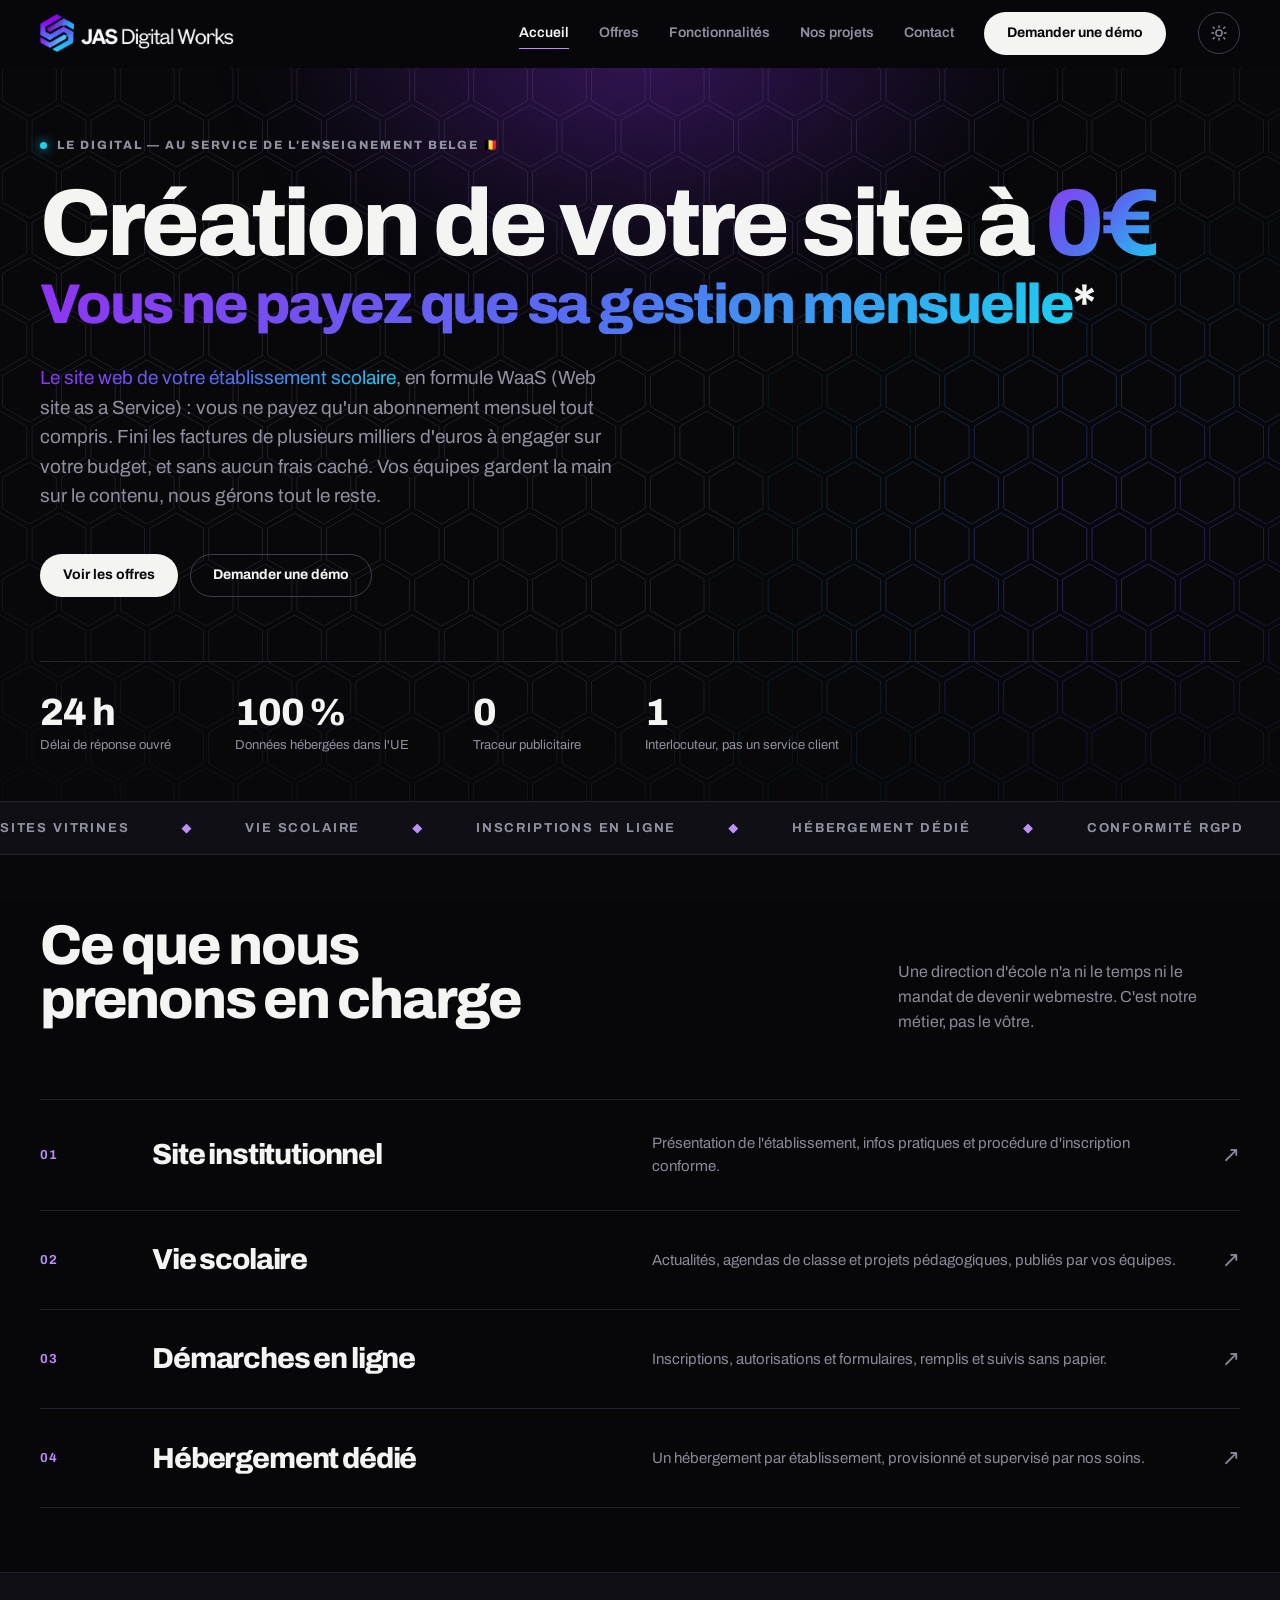
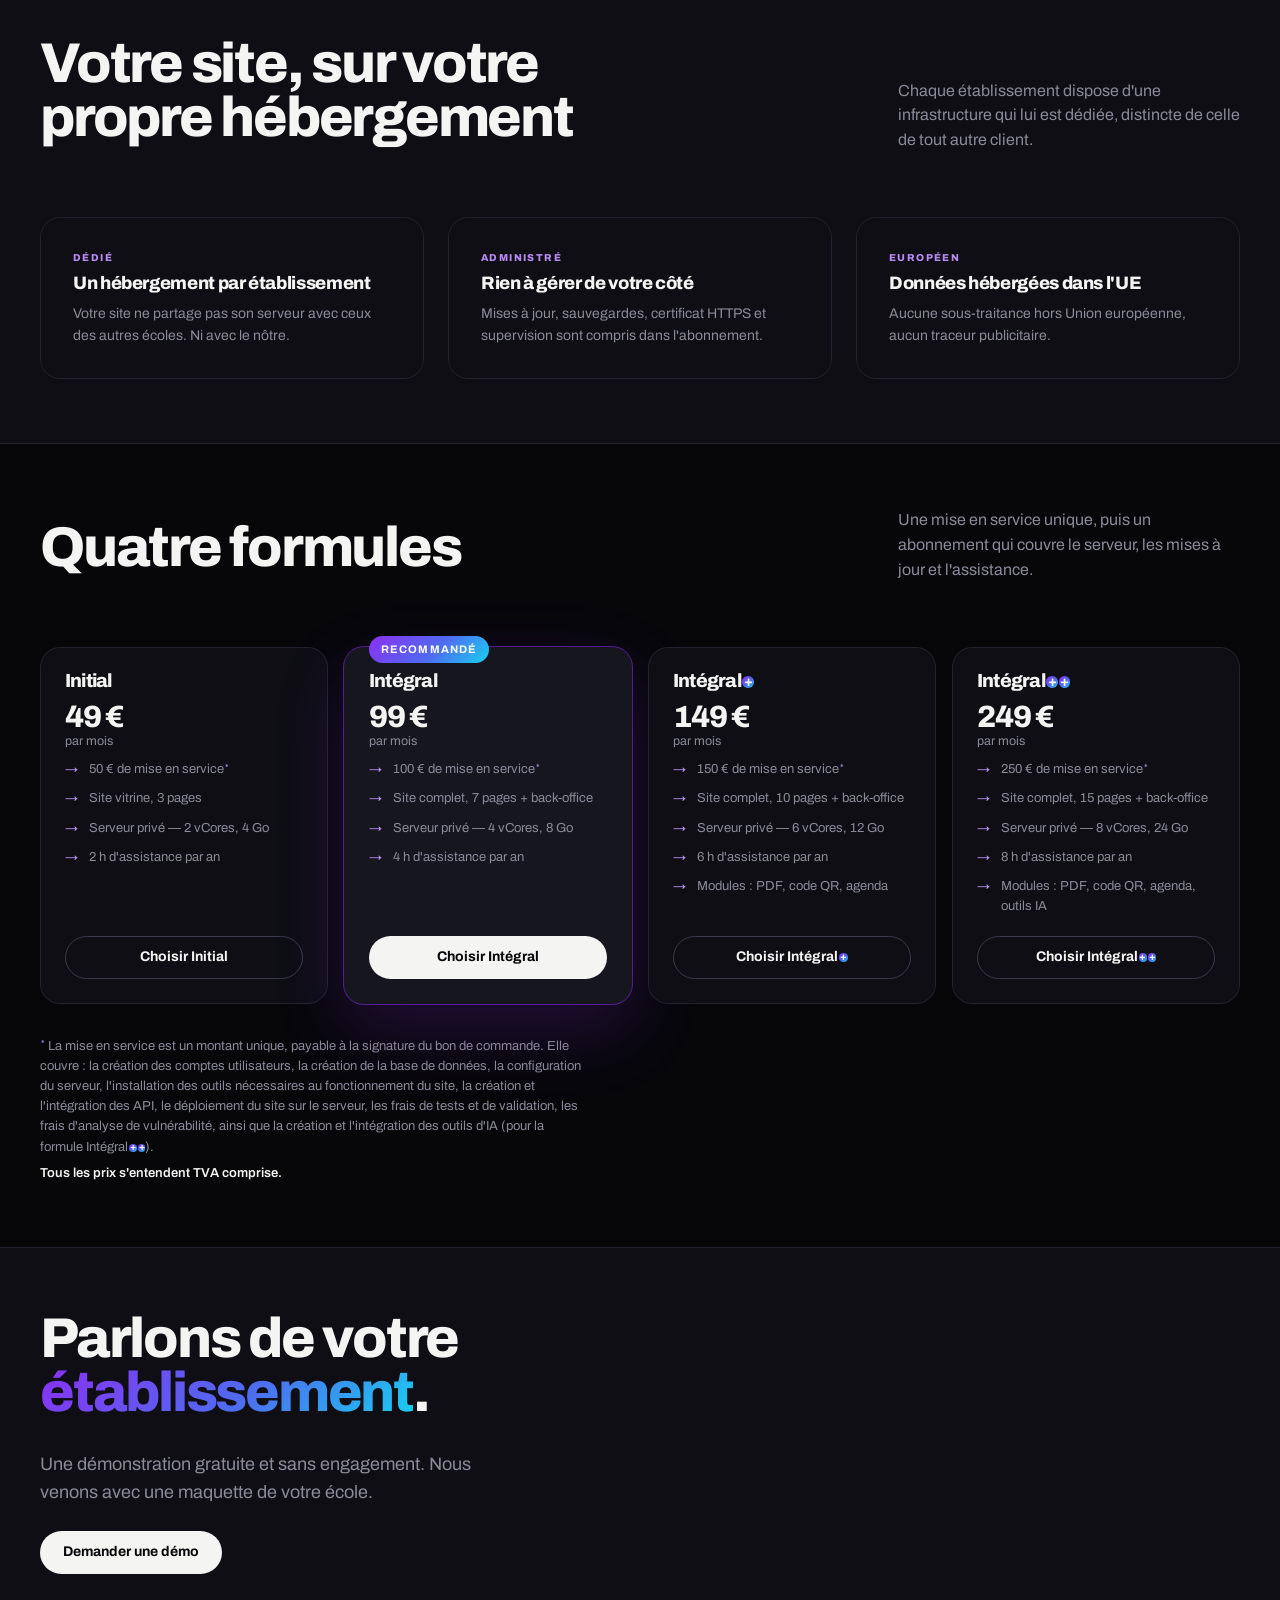
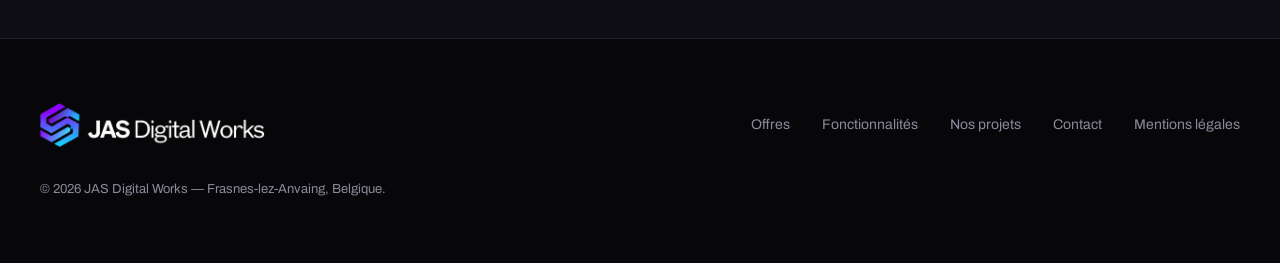
<file: index.html>
<!DOCTYPE html>
<html lang="fr">
<head>
<meta charset="utf-8">
<meta name="viewport" content="width=device-width, initial-scale=1">
<title>JAS Digital Works — Le site web de votre école, clé en main</title>
<meta name="description" content="Agence digitale à Frasnes-lez-Anvaing. Nous concevons, hébergeons et maintenons le site des établissements scolaires belges : vitrine, vie scolaire, inscriptions en ligne, conformité RGPD.">
<link rel="canonical" href="https://jas-dw.be/">
<link rel="icon" type="image/png" href="assets/mark.png">
<meta name="theme-color" content="#07070A">
<script>
/* Le thème enregistré doit être posé avant le premier rendu. site.js est en
   fin de body : sans ce bloc, la page s'affiche en sombre le temps qu'il
   s'exécute, ce qui produit un clignotement à chaque changement de page.
   C'est la seule exception à la règle « un seul fichier de script ». */
(function(){try{if(localStorage.getItem('jasdw-theme')==='light'){document.documentElement.setAttribute('data-theme','light');var m=document.querySelector('meta[name=theme-color]');if(m)m.setAttribute('content','#FAFAFC');}}catch(e){}})();
</script>
<meta property="og:type" content="website">
<meta property="og:locale" content="fr_BE">
<meta property="og:title" content="JAS Digital Works — Le site web de votre école, clé en main">
<meta property="og:description" content="Vitrine, vie scolaire et gestion technique pour les écoles belges — un seul abonnement.">
<meta property="og:url" content="https://jas-dw.be/">
<meta property="og:image" content="https://jas-dw.be/assets/logo.png">
<link rel="preconnect" href="https://fonts.gstatic.com" crossorigin>
<link rel="stylesheet" href="assets/styles.css?v=6b5ec5c6">
</head>
<body>

<a class="skip" href="#main">Aller au contenu</a>

<header class="site-header">
  <nav class="nav" aria-label="Navigation principale">
    <a class="nav-logo" href="index.html" aria-label="JAS Digital Works — accueil">
      <img class="logo-sombre" src="assets/logo-inverse.png" alt="JAS Digital Works" width="480" height="94">
      <img class="logo-clair" src="assets/logo.png" alt="JAS Digital Works" width="480" height="94">
    </a>
    <button class="nav-toggle" type="button" aria-expanded="false" aria-controls="nav-links" aria-label="Ouvrir le menu"><span></span></button>
    <div class="nav-links" id="nav-links">
      <a href="index.html" aria-current="page">Accueil</a>
      <a href="tarifs.html">Offres</a>
      <a href="fonctionnalites.html">Fonctionnalités</a>
      <a href="projets.html">Nos projets</a>
      <a href="contact.html">Contact</a>
      <a class="btn btn-primary" href="contact.html">Demander une démo</a>
    </div>
    <button class="theme-toggle" type="button" aria-pressed="false"
            aria-label="Basculer entre le mode sombre et le mode clair">
      <svg class="ico-soleil" viewBox="0 0 24 24" fill="none" stroke="currentColor" stroke-width="1.8" stroke-linecap="round" aria-hidden="true">
        <circle cx="12" cy="12" r="4.2"/>
        <path d="M12 2.6v2.2M12 19.2v2.2M4.2 4.2l1.6 1.6M18.2 18.2l1.6 1.6M2.6 12h2.2M19.2 12h2.2M4.2 19.8l1.6-1.6M18.2 5.8l1.6-1.6"/>
      </svg>
      <svg class="ico-lune" viewBox="0 0 24 24" fill="none" stroke="currentColor" stroke-width="1.8" stroke-linecap="round" stroke-linejoin="round" aria-hidden="true">
        <path d="M20.5 14.3A8.6 8.6 0 0 1 9.7 3.5a8.6 8.6 0 1 0 10.8 10.8Z"/>
      </svg>
    </button>
  </nav>
</header>

<main id="main">

  <section class="hero">
    <canvas id="hero-trame" aria-hidden="true"></canvas>
    <div class="wrap">
      <p class="kicker"><i></i> LE DIGITAL — AU SERVICE DE L'ENSEIGNEMENT BELGE 🇧🇪</p>
      <h1>Création de votre site à<span class="grad"> 0€</span> <br></h1> <h2><span class="grad">Vous ne payez que sa gestion mensuelle</span>*</h2>
      <p class="lead"><span class="grad">Le site web de votre établissement scolaire</span>, en formule WaaS (Web site as a Service) : vous ne payez qu'un abonnement mensuel tout compris. Fini les factures de plusieurs milliers d'euros à engager sur votre budget, et sans aucun frais caché. Vos équipes gardent la main sur le contenu, nous gérons tout le reste.</p>
      <div class="hero-actions">
        <a class="btn btn-primary" href="tarifs.html">Voir les offres</a>
        <a class="btn btn-secondary" href="contact.html">Demander une démo</a>
      </div>
      <div class="stats">
        <div><b>24 h</b><span>Délai de réponse ouvré</span></div>
        <div><b>100 %</b><span>Données hébergées dans l'UE</span></div>
        <div><b>0</b><span>Traceur publicitaire</span></div>
        <div><b>1</b><span>Interlocuteur, pas un service client</span></div>
      </div>
    </div>
  </section>

  <div class="marquee" aria-hidden="true">
    <div class="marquee-track">
      <span>Sites vitrines <em>&#9670;</em> Vie scolaire <em>&#9670;</em> Inscriptions en ligne <em>&#9670;</em> Hébergement dédié <em>&#9670;</em> Conformité RGPD <em>&#9670;</em> Assistance humaine <em>&#9670;</em></span>
    </div>
  </div>

  <section class="section">
    <div class="wrap">
      <div class="sec-head">
        <h2>Ce que nous<br>prenons en charge</h2>
        <p>Une direction d'école n'a ni le temps ni le mandat de devenir webmestre. C'est notre métier, pas le vôtre.</p>
      </div>
      <div class="rows">
        <article class="row">
          <div class="row-n">01</div>
          <h3>Site institutionnel</h3>
          <p>Présentation de l'établissement, infos pratiques et procédure d'inscription conforme.</p>
          <div class="row-arrow" aria-hidden="true">&#8599;</div>
        </article>
        <article class="row">
          <div class="row-n">02</div>
          <h3>Vie scolaire</h3>
          <p>Actualités, agendas de classe et projets pédagogiques, publiés par vos équipes.</p>
          <div class="row-arrow" aria-hidden="true">&#8599;</div>
        </article>
        <article class="row">
          <div class="row-n">03</div>
          <h3>Démarches en ligne</h3>
          <p>Inscriptions, autorisations et formulaires, remplis et suivis sans papier.</p>
          <div class="row-arrow" aria-hidden="true">&#8599;</div>
        </article>
        <article class="row">
          <div class="row-n">04</div>
          <h3>Hébergement dédié</h3>
          <p>Un hébergement par établissement, provisionné et supervisé par nos soins.</p>
          <div class="row-arrow" aria-hidden="true">&#8599;</div>
        </article>
      </div>
    </div>
  </section>

  <section class="section section-alt">
    <div class="wrap">
      <div class="sec-head">
        <h2>Votre site, sur votre<br>propre hébergement</h2>
        <p>Chaque établissement dispose d'une infrastructure qui lui est dédiée, distincte de celle de tout autre client.</p>
      </div>
      <div class="grid-3">
        <article class="card">
          <div class="card-kicker">Dédié</div>
          <div class="card-title">Un hébergement par établissement</div>
          <p class="card-body">Votre site ne partage pas son serveur avec ceux des autres écoles. Ni avec le nôtre.</p>
        </article>
        <article class="card">
          <div class="card-kicker">Administré</div>
          <div class="card-title">Rien à gérer de votre côté</div>
          <p class="card-body">Mises à jour, sauvegardes, certificat HTTPS et supervision sont compris dans l'abonnement.</p>
        </article>
        <article class="card">
          <div class="card-kicker">Européen</div>
          <div class="card-title">Données hébergées dans l'UE</div>
          <p class="card-body">Aucune sous-traitance hors Union européenne, aucun traceur publicitaire.</p>
        </article>
      </div>
    </div>
  </section>

  <section class="section" id="offres">
    <div class="wrap">
      <div class="sec-head">
        <h2>Quatre formules</h2>
        <p>Une mise en service unique, puis un abonnement qui couvre le serveur, les mises à jour et l'assistance.</p>
      </div>
      <div class="grid-4">
        <article class="pack">
          <h3>Initial</h3>
          <div class="pack-price">49&nbsp;€ <small>par mois</small></div>
          <ul class="pack-list">
            <li><span>50&nbsp;€ de mise en service<sup>*</sup></span></li>
            <li>Site vitrine, 3 pages</li>
            <li>Serveur privé — 2 vCores, 4&nbsp;Go</li>
            <li>2&nbsp;h d'assistance par an</li>
          </ul>
          <a class="btn btn-secondary btn-block" href="contact.html?pack=initial">Choisir Initial</a>
        </article>

        <article class="pack pack-featured">
          <span class="tag tag-accent">Recommandé</span>
          <h3>Intégral</h3>
          <div class="pack-price">99&nbsp;€ <small>par mois</small></div>
          <ul class="pack-list">
            <li><span>100&nbsp;€ de mise en service<sup>*</sup></span></li>
            <li>Site complet, 7 pages + back-office</li>
            <li>Serveur privé — 4 vCores, 8&nbsp;Go</li>
            <li>4&nbsp;h d'assistance par an</li>
          </ul>
          <a class="btn btn-primary btn-block" href="contact.html?pack=integral">Choisir Intégral</a>
        </article>

        <article class="pack">
          <h3>Intégral<span class="plus">+</span></h3>
          <div class="pack-price">149&nbsp;€ <small>par mois</small></div>
          <ul class="pack-list">
            <li><span>150&nbsp;€ de mise en service<sup>*</sup></span></li>
            <li>Site complet, 10 pages + back-office</li>
            <li>Serveur privé — 6 vCores, 12&nbsp;Go</li>
            <li>6&nbsp;h d'assistance par an</li>
            <li>Modules&nbsp;: PDF, code QR, agenda</li>
          </ul>
          <a class="btn btn-secondary btn-block" href="contact.html?pack=integral-plus"><span>Choisir Intégral<span class="plus">+</span></span></a>
        </article>

        <article class="pack">
          <h3>Intégral<span class="plus">+</span><span class="plus">+</span></h3>
          <div class="pack-price">249&nbsp;€ <small>par mois</small></div>
          <ul class="pack-list">
            <li><span>250&nbsp;€ de mise en service<sup>*</sup></span></li>
            <li>Site complet, 15 pages + back-office</li>
            <li>Serveur privé — 8 vCores, 24&nbsp;Go</li>
            <li>8&nbsp;h d'assistance par an</li>
            <li>Modules&nbsp;: PDF, code QR, agenda, outils IA</li>
          </ul>
          <a class="btn btn-secondary btn-block" href="contact.html?pack=integral-plus-plus"><span>Choisir Intégral<span class="plus">+</span><span class="plus">+</span></span></a>
        </article>
      </div>
      <p class="price-notes">
        <span><sup>*</sup> La mise en service est un montant unique, payable à la signature du bon de commande. Elle couvre&nbsp;: la création des comptes utilisateurs, la création de la base de données, la configuration du serveur, l'installation des outils nécessaires au fonctionnement du site, la création et l'intégration des API, le déploiement du site sur le serveur, les frais de tests et de validation, les frais d'analyse de vulnérabilité, ainsi que la création et l'intégration des outils d'IA (pour la formule <span class="nowrap">Intégral<span class="plus">+</span><span class="plus">+</span>).</span></span>
        <span><b>Tous les prix s'entendent TVA comprise.</b></span>
      </p>
    </div>
  </section>

  <section class="final">
    <div class="wrap">
      <h2>Parlons de votre<br><span class="grad">établissement</span>.</h2>
      <p>Une démonstration gratuite et sans engagement. Nous venons avec une maquette de votre école.</p>
      <a class="btn btn-primary" href="contact.html">Demander une démo</a>
    </div>
  </section>

</main>

<footer class="site-footer">
  <div class="footer-inner">
    <a href="index.html" aria-label="JAS Digital Works — accueil">
      <img class="logo-sombre" src="assets/logo-inverse.png" alt="JAS Digital Works" width="480" height="94">
      <img class="logo-clair" src="assets/logo.png" alt="JAS Digital Works" width="480" height="94">
    </a>
    <nav class="footer-links" aria-label="Liens de pied de page">
      <a href="tarifs.html">Offres</a>
      <a href="fonctionnalites.html">Fonctionnalités</a>
      <a href="projets.html">Nos projets</a>
      <a href="contact.html">Contact</a>
      <a href="mentions-legales.html">Mentions légales</a>
    </nav>
  </div>
  <p class="footer-legal">© <span id="year">2026</span> JAS Digital Works — Frasnes-lez-Anvaing, Belgique.</p>
</footer>

<script src="assets/site.js?v=71fd062e"></script>
</body>
</html>
</file>
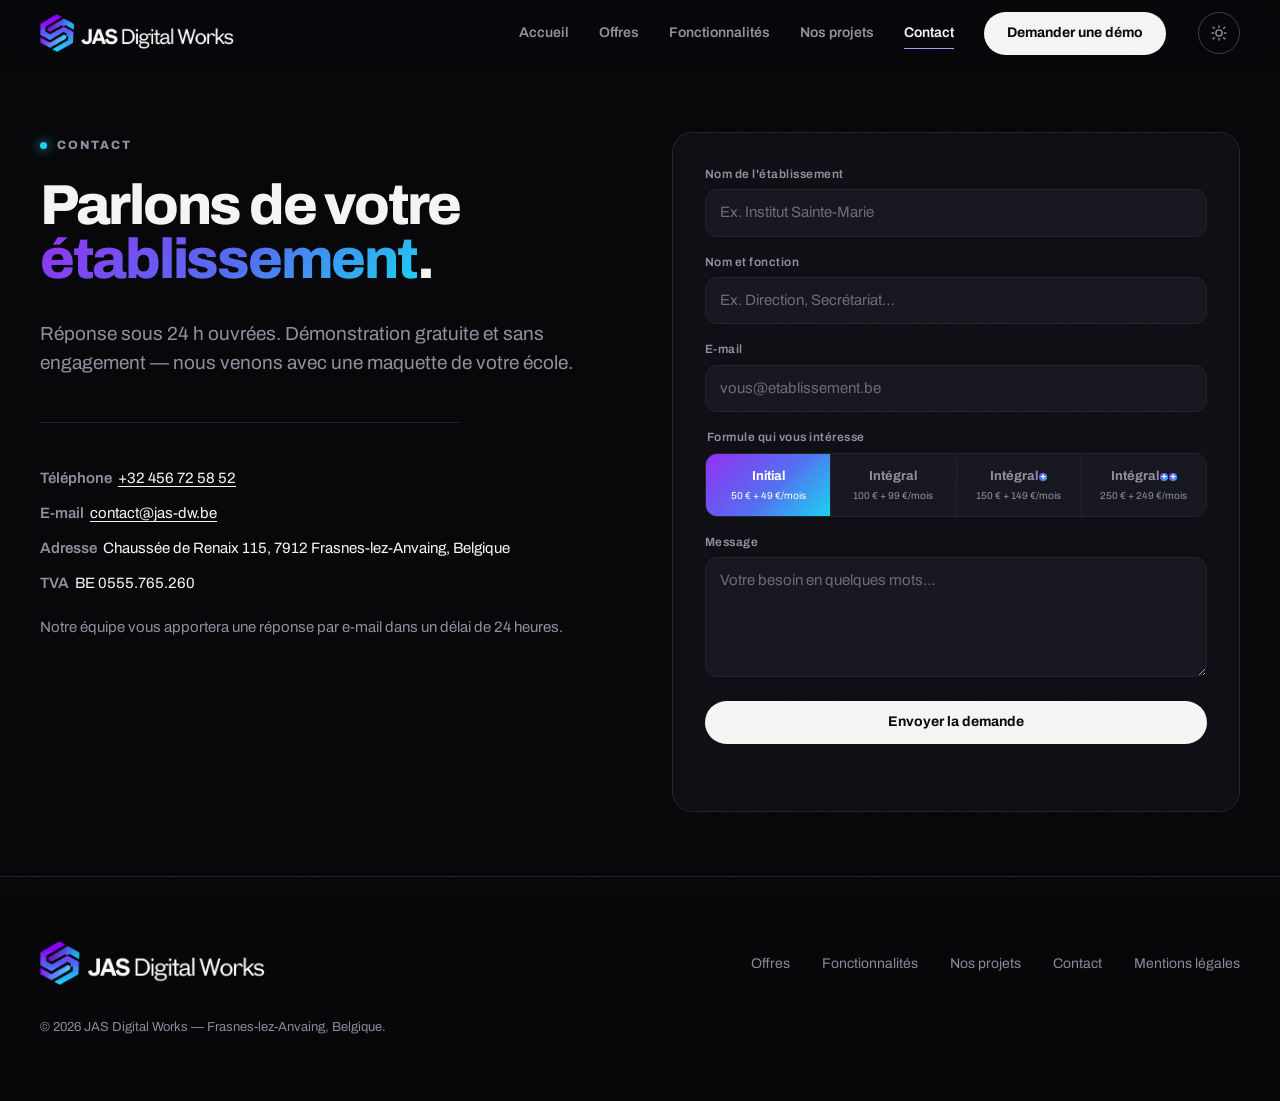
<file: contact.html>
<!DOCTYPE html>
<html lang="fr">
<head>
<meta charset="utf-8">
<meta name="viewport" content="width=device-width, initial-scale=1">
<title>Contact — JAS Digital Works</title>
<meta name="description" content="Parlons du site de votre établissement. Réponse sous 24 h ouvrées, démonstration gratuite et sans engagement.">
<link rel="canonical" href="https://jas-dw.be/contact">
<link rel="icon" type="image/png" href="assets/mark.png">
<meta name="theme-color" content="#07070A">
<script>
/* Le thème enregistré doit être posé avant le premier rendu. site.js est en
   fin de body : sans ce bloc, la page s'affiche en sombre le temps qu'il
   s'exécute, ce qui produit un clignotement à chaque changement de page.
   C'est la seule exception à la règle « un seul fichier de script ». */
(function(){try{if(localStorage.getItem('jasdw-theme')==='light'){document.documentElement.setAttribute('data-theme','light');var m=document.querySelector('meta[name=theme-color]');if(m)m.setAttribute('content','#FAFAFC');}}catch(e){}})();
</script>
<meta property="og:type" content="website">
<meta property="og:locale" content="fr_BE">
<meta property="og:title" content="Contact — JAS Digital Works">
<meta property="og:description" content="Démonstration gratuite et sans engagement pour les écoles belges.">
<meta property="og:url" content="https://jas-dw.be/contact">
<meta property="og:image" content="https://jas-dw.be/assets/logo.png">
<link rel="preconnect" href="https://fonts.gstatic.com" crossorigin>
<link rel="stylesheet" href="assets/styles.css?v=6b5ec5c6">
</head>
<body>

<a class="skip" href="#main">Aller au contenu</a>

<header class="site-header">
  <nav class="nav" aria-label="Navigation principale">
    <a class="nav-logo" href="index.html" aria-label="JAS Digital Works — accueil">
      <img class="logo-sombre" src="assets/logo-inverse.png" alt="JAS Digital Works" width="480" height="94">
      <img class="logo-clair" src="assets/logo.png" alt="JAS Digital Works" width="480" height="94">
    </a>
    <button class="nav-toggle" type="button" aria-expanded="false" aria-controls="nav-links" aria-label="Ouvrir le menu"><span></span></button>
    <div class="nav-links" id="nav-links">
      <a href="index.html">Accueil</a>
      <a href="tarifs.html">Offres</a>
      <a href="fonctionnalites.html">Fonctionnalités</a>
      <a href="projets.html">Nos projets</a>
      <a href="contact.html" aria-current="page">Contact</a>
      <a class="btn btn-primary" href="contact.html">Demander une démo</a>
    </div>
    <button class="theme-toggle" type="button" aria-pressed="false"
            aria-label="Basculer entre le mode sombre et le mode clair">
      <svg class="ico-soleil" viewBox="0 0 24 24" fill="none" stroke="currentColor" stroke-width="1.8" stroke-linecap="round" aria-hidden="true">
        <circle cx="12" cy="12" r="4.2"/>
        <path d="M12 2.6v2.2M12 19.2v2.2M4.2 4.2l1.6 1.6M18.2 18.2l1.6 1.6M2.6 12h2.2M19.2 12h2.2M4.2 19.8l1.6-1.6M18.2 5.8l1.6-1.6"/>
      </svg>
      <svg class="ico-lune" viewBox="0 0 24 24" fill="none" stroke="currentColor" stroke-width="1.8" stroke-linecap="round" stroke-linejoin="round" aria-hidden="true">
        <path d="M20.5 14.3A8.6 8.6 0 0 1 9.7 3.5a8.6 8.6 0 1 0 10.8 10.8Z"/>
      </svg>
    </button>
  </nav>
</header>

<main id="main">

  <section class="section">
    <div class="wrap contact-grid">

      <div>
        <p class="kicker"><i></i> Contact</p>
        <h1>Parlons de votre<br><span class="grad">établissement</span>.</h1>
        <p class="lead" style="margin-top:var(--s8)">Réponse sous 24&nbsp;h ouvrées. Démonstration gratuite et sans engagement — nous venons avec une maquette de votre école.</p>

        <hr class="rule" style="margin: var(--s10) 0; max-width:420px">

        <div class="contact-details">
          <div><strong>Téléphone</strong> &nbsp;<a href="tel:+32456725852">+32 456 72 58 52</a></div>
          <div><strong>E-mail</strong> &nbsp;<a href="mailto:contact@jas-dw.be">contact@jas-dw.be</a></div>
          <div><strong>Adresse</strong> &nbsp;Chaussée de Renaix 115, 7912 Frasnes-lez-Anvaing, Belgique</div>
          <div><strong>TVA</strong> &nbsp;BE 0555.765.260</div>
          <div class="text-muted" style="margin-top:var(--s2)">Notre équipe vous apportera une réponse par e-mail dans un délai de 24 heures.</div>
        </div>
      </div>

      <form class="form" id="contact-form" action="contact.php" method="post">
        <p style="position:absolute; left:-9999px" aria-hidden="true">
          <label>Ne pas remplir <input type="text" name="site_web" tabindex="-1" autocomplete="off"></label>
        </p>

        <div class="field">
          <label for="etablissement">Nom de l'établissement</label>
          <input class="input" id="etablissement" name="etablissement" type="text" placeholder="Ex. Institut Sainte-Marie" autocomplete="organization" required>
        </div>

        <div class="field">
          <label for="nom">Nom et fonction</label>
          <input class="input" id="nom" name="nom" type="text" placeholder="Ex. Direction, Secrétariat…" autocomplete="name" required>
        </div>

        <div class="field">
          <label for="email">E-mail</label>
          <input class="input" id="email" name="email" type="email" placeholder="vous@etablissement.be" autocomplete="email" required>
        </div>

        <fieldset class="field" style="border:0; padding:0; margin:0">
          <legend>Formule qui vous intéresse</legend>
          <div class="seg">
            <label class="seg-opt">
              <input type="radio" name="pack" value="Initial — 50 € de mise en service puis 49 €/mois TTC" checked>
              <span>Initial</span><small>50 € + 49 €/mois</small>
            </label>
            <label class="seg-opt">
              <input type="radio" name="pack" value="Intégral — 100 € de mise en service puis 99 €/mois TTC">
              <span>Intégral</span><small>100 € + 99 €/mois</small>
            </label>
            <label class="seg-opt">
              <input type="radio" name="pack" value="Intégral+ — 150 € de mise en service puis 149 €/mois TTC">
              <span>Intégral<span class="plus">+</span></span><small>150 € + 149 €/mois</small>
            </label>
            <label class="seg-opt">
              <input type="radio" name="pack" value="Intégral++ — 250 € de mise en service puis 249 €/mois TTC">
              <span>Intégral<span class="plus">+</span><span class="plus">+</span></span><small>250 € + 249 €/mois</small>
            </label>
          </div>
        </fieldset>

        <div class="field">
          <label for="message">Message</label>
          <textarea class="input" id="message" name="message" placeholder="Votre besoin en quelques mots…"></textarea>
        </div>

        <button class="btn btn-primary" type="submit">Envoyer la demande</button>
        <p class="form-status" id="form-status" role="status" aria-live="polite"></p>
      </form>

    </div>
  </section>

</main>

<footer class="site-footer">
  <div class="footer-inner">
    <a href="index.html" aria-label="JAS Digital Works — accueil">
      <img class="logo-sombre" src="assets/logo-inverse.png" alt="JAS Digital Works" width="480" height="94">
      <img class="logo-clair" src="assets/logo.png" alt="JAS Digital Works" width="480" height="94">
    </a>
    <nav class="footer-links" aria-label="Liens de pied de page">
      <a href="tarifs.html">Offres</a>
      <a href="fonctionnalites.html">Fonctionnalités</a>
      <a href="projets.html">Nos projets</a>
      <a href="contact.html">Contact</a>
      <a href="mentions-legales.html">Mentions légales</a>
    </nav>
  </div>
  <p class="footer-legal">© <span id="year">2026</span> JAS Digital Works — Frasnes-lez-Anvaing, Belgique.</p>
</footer>

<script src="assets/site.js?v=71fd062e"></script>
</body>
</html>
</file>
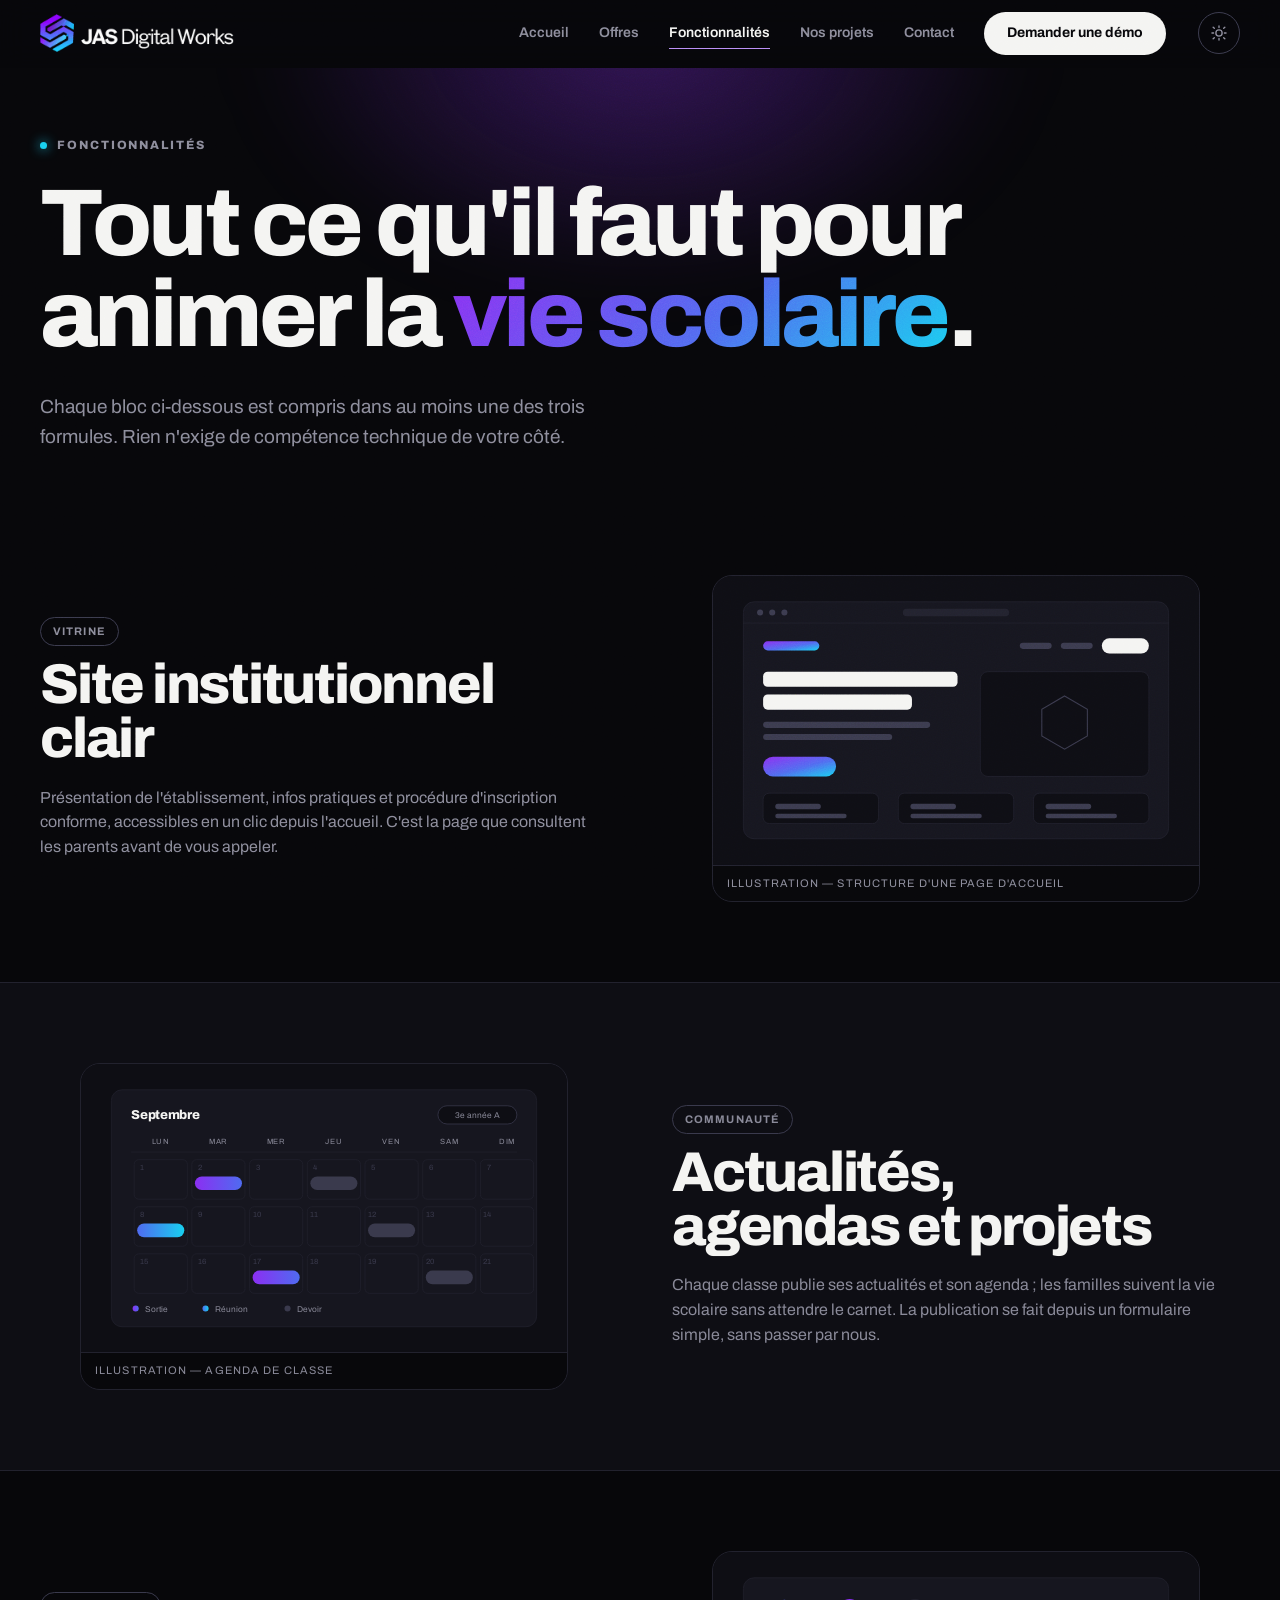
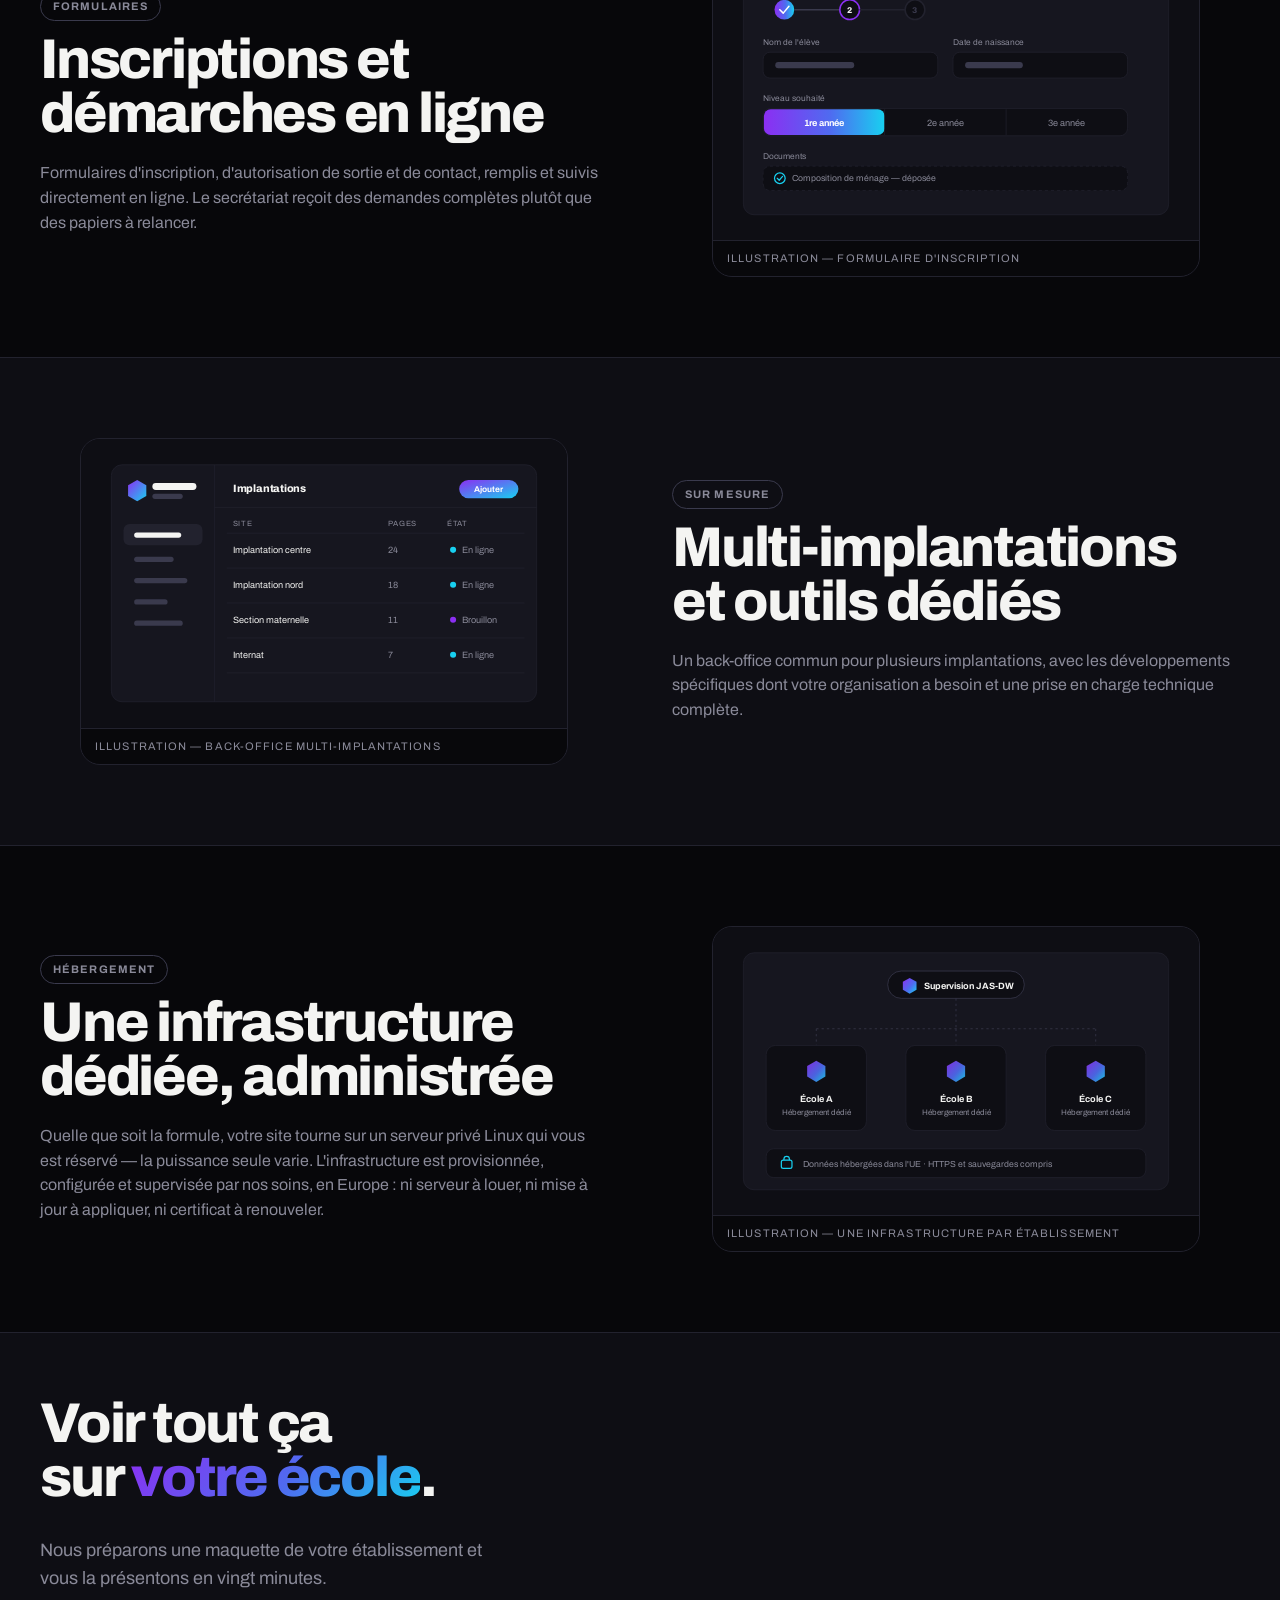
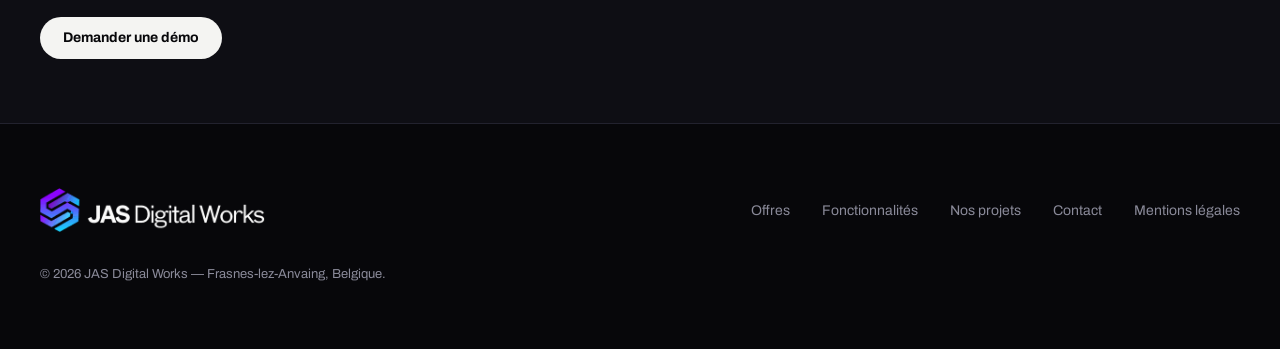
<file: fonctionnalites.html>
<!DOCTYPE html>
<html lang="fr">
<head>
<meta charset="utf-8">
<meta name="viewport" content="width=device-width, initial-scale=1">
<title>Fonctionnalités — JAS Digital Works</title>
<meta name="description" content="Site institutionnel, actualités et agendas de classe, formulaires d'inscription en ligne, multi-implantations et hébergement dédié : tout pour animer la vie de votre établissement.">
<link rel="canonical" href="https://jas-dw.be/fonctionnalites">
<link rel="icon" type="image/png" href="assets/mark.png">
<meta name="theme-color" content="#07070A">
<script>
/* Le thème enregistré doit être posé avant le premier rendu. site.js est en
   fin de body : sans ce bloc, la page s'affiche en sombre le temps qu'il
   s'exécute, ce qui produit un clignotement à chaque changement de page.
   C'est la seule exception à la règle « un seul fichier de script ». */
(function(){try{if(localStorage.getItem('jasdw-theme')==='light'){document.documentElement.setAttribute('data-theme','light');var m=document.querySelector('meta[name=theme-color]');if(m)m.setAttribute('content','#FAFAFC');}}catch(e){}})();
</script>
<meta property="og:type" content="website">
<meta property="og:locale" content="fr_BE">
<meta property="og:title" content="Fonctionnalités — JAS Digital Works">
<meta property="og:description" content="Tout ce qu'il faut pour animer la vie de votre établissement.">
<meta property="og:url" content="https://jas-dw.be/fonctionnalites">
<meta property="og:image" content="https://jas-dw.be/assets/logo.png">
<link rel="preconnect" href="https://fonts.gstatic.com" crossorigin>
<link rel="stylesheet" href="assets/styles.css?v=6b5ec5c6">
</head>
<body>

<a class="skip" href="#main">Aller au contenu</a>

<header class="site-header">
  <nav class="nav" aria-label="Navigation principale">
    <a class="nav-logo" href="index.html" aria-label="JAS Digital Works — accueil">
      <img class="logo-sombre" src="assets/logo-inverse.png" alt="JAS Digital Works" width="480" height="94">
      <img class="logo-clair" src="assets/logo.png" alt="JAS Digital Works" width="480" height="94">
    </a>
    <button class="nav-toggle" type="button" aria-expanded="false" aria-controls="nav-links" aria-label="Ouvrir le menu"><span></span></button>
    <div class="nav-links" id="nav-links">
      <a href="index.html">Accueil</a>
      <a href="tarifs.html">Offres</a>
      <a href="fonctionnalites.html" aria-current="page">Fonctionnalités</a>
      <a href="projets.html">Nos projets</a>
      <a href="contact.html">Contact</a>
      <a class="btn btn-primary" href="contact.html">Demander une démo</a>
    </div>
    <button class="theme-toggle" type="button" aria-pressed="false"
            aria-label="Basculer entre le mode sombre et le mode clair">
      <svg class="ico-soleil" viewBox="0 0 24 24" fill="none" stroke="currentColor" stroke-width="1.8" stroke-linecap="round" aria-hidden="true">
        <circle cx="12" cy="12" r="4.2"/>
        <path d="M12 2.6v2.2M12 19.2v2.2M4.2 4.2l1.6 1.6M18.2 18.2l1.6 1.6M2.6 12h2.2M19.2 12h2.2M4.2 19.8l1.6-1.6M18.2 5.8l1.6-1.6"/>
      </svg>
      <svg class="ico-lune" viewBox="0 0 24 24" fill="none" stroke="currentColor" stroke-width="1.8" stroke-linecap="round" stroke-linejoin="round" aria-hidden="true">
        <path d="M20.5 14.3A8.6 8.6 0 0 1 9.7 3.5a8.6 8.6 0 1 0 10.8 10.8Z"/>
      </svg>
    </button>
  </nav>
</header>

<main id="main">

  <section class="hero">
    <div class="wrap">
      <p class="kicker"><i></i> Fonctionnalités</p>
      <h1>Tout ce qu'il faut pour<br>animer la <span class="grad">vie scolaire</span>.</h1>
      <p class="lead">Chaque bloc ci-dessous est compris dans au moins une des trois formules. Rien n'exige de compétence technique de votre côté.</p>
    </div>
  </section>

  <section class="section">
    <div class="wrap feature">
      <div class="feature-copy">
        <span class="tag tag-outline">Vitrine</span>
        <h2>Site institutionnel clair</h2>
        <p>Présentation de l'établissement, infos pratiques et procédure d'inscription conforme, accessibles en un clic depuis l'accueil. C'est la page que consultent les parents avant de vous appeler.</p>
      </div>
      <figure class="media media-illus feature-media">
        <svg viewBox="0 0 640 380" role="img" aria-labelledby="ti-vitrine">
          <title id="ti-vitrine">Schéma d'une page d'accueil : barre de navigation, titre, visuel et trois encarts d'information</title>
          <defs>
            <linearGradient id="gv" x1="0" y1="0" x2="1" y2="1">
              <stop offset="0" stop-color="#8B2FF2"/><stop offset=".55" stop-color="#4F6BF0"/><stop offset="1" stop-color="#18D0F0"/>
            </linearGradient>
          </defs>
          <rect width="640" height="380" fill="var(--ink-2)"/>
          <rect x="40" y="34" width="560" height="312" rx="14" fill="var(--ink-3)" stroke="var(--line)"/>
          <path d="M40 62h560" stroke="var(--line)"/>
          <circle cx="62" cy="48" r="4" fill="var(--line-2)"/><circle cx="78" cy="48" r="4" fill="var(--line-2)"/><circle cx="94" cy="48" r="4" fill="var(--line-2)"/>
          <rect x="250" y="43" width="140" height="10" rx="5" fill="var(--line)"/>
          <rect x="66" y="86" width="74" height="12" rx="6" fill="url(#gv)"/>
          <rect x="404" y="88" width="42" height="8" rx="4" fill="var(--line-2)"/>
          <rect x="458" y="88" width="42" height="8" rx="4" fill="var(--line-2)"/>
          <rect x="512" y="82" width="62" height="20" rx="10" fill="var(--paper)"/>
          <rect x="66" y="126" width="256" height="20" rx="6" fill="var(--paper)"/>
          <rect x="66" y="156" width="196" height="20" rx="6" fill="var(--paper)"/>
          <rect x="66" y="192" width="220" height="8" rx="4" fill="var(--line-2)"/>
          <rect x="66" y="208" width="170" height="8" rx="4" fill="var(--line-2)"/>
          <rect x="66" y="238" width="96" height="26" rx="13" fill="url(#gv)"/>
          <rect x="352" y="126" width="222" height="138" rx="10" fill="var(--ink-2)" stroke="var(--line)"/>
          <path d="M463 158l30 17.5v35L463 228l-30-17.5v-35Z" fill="none" stroke="var(--line-2)" stroke-width="1.4"/>
          <g fill="var(--ink-2)" stroke="var(--line)">
            <rect x="66" y="286" width="152" height="40" rx="8"/>
            <rect x="244" y="286" width="152" height="40" rx="8"/>
            <rect x="422" y="286" width="152" height="40" rx="8"/>
          </g>
          <g fill="var(--line-2)">
            <rect x="82" y="300" width="60" height="7" rx="3.5"/><rect x="82" y="313" width="94" height="6" rx="3"/>
            <rect x="260" y="300" width="60" height="7" rx="3.5"/><rect x="260" y="313" width="94" height="6" rx="3"/>
            <rect x="438" y="300" width="60" height="7" rx="3.5"/><rect x="438" y="313" width="94" height="6" rx="3"/>
          </g>
        </svg>
        <figcaption>Illustration — structure d'une page d'accueil</figcaption>
      </figure>
    </div>
  </section>

  <section class="section section-alt">
    <div class="wrap feature feature-reverse">
      <div class="feature-copy">
        <span class="tag tag-outline">Communauté</span>
        <h2>Actualités, agendas et projets</h2>
        <p>Chaque classe publie ses actualités et son agenda ; les familles suivent la vie scolaire sans attendre le carnet. La publication se fait depuis un formulaire simple, sans passer par nous.</p>
      </div>
      <figure class="media media-illus feature-media">
        <svg viewBox="0 0 640 380" role="img" aria-labelledby="ti-agenda">
          <title id="ti-agenda">Schéma d'un agenda de classe mensuel, avec des événements répartis sur la grille des jours</title>
          <defs>
            <linearGradient id="ga" x1="0" y1="0" x2="1" y2="0">
              <stop offset="0" stop-color="#8B2FF2"/><stop offset="1" stop-color="#4F6BF0"/>
            </linearGradient>
            <linearGradient id="ga2" x1="0" y1="0" x2="1" y2="0">
              <stop offset="0" stop-color="#4F6BF0"/><stop offset="1" stop-color="#18D0F0"/>
            </linearGradient>
          </defs>
          <rect width="640" height="380" fill="var(--ink-2)"/>
          <rect x="40" y="34" width="560" height="312" rx="14" fill="var(--ink-3)" stroke="var(--line)"/>
          <text x="66" y="72" fill="var(--paper)" font-family="Archivo, sans-serif" font-size="17" font-weight="800" letter-spacing="-0.4">Septembre</text>
          <rect x="470" y="55" width="104" height="24" rx="12" fill="var(--ink-2)" stroke="var(--line-2)"/>
          <text x="522" y="71" fill="var(--muted)" font-family="Archivo, sans-serif" font-size="11" text-anchor="middle">3e année A</text>
          <g fill="var(--muted)" font-family="Archivo, sans-serif" font-size="10" text-anchor="middle" letter-spacing="1">
            <text x="105" y="105">LUN</text><text x="181" y="105">MAR</text><text x="257" y="105">MER</text>
            <text x="333" y="105">JEU</text><text x="409" y="105">VEN</text><text x="485" y="105">SAM</text><text x="561" y="105">DIM</text>
          </g>
          <path d="M66 116h508" stroke="var(--line)"/>
          <g fill="none" stroke="var(--line)">
            <rect x="70" y="126" width="70" height="52" rx="6"/><rect x="146" y="126" width="70" height="52" rx="6"/>
            <rect x="222" y="126" width="70" height="52" rx="6"/><rect x="298" y="126" width="70" height="52" rx="6"/>
            <rect x="374" y="126" width="70" height="52" rx="6"/><rect x="450" y="126" width="70" height="52" rx="6"/>
            <rect x="526" y="126" width="70" height="52" rx="6"/>
            <rect x="70" y="188" width="70" height="52" rx="6"/><rect x="146" y="188" width="70" height="52" rx="6"/>
            <rect x="222" y="188" width="70" height="52" rx="6"/><rect x="298" y="188" width="70" height="52" rx="6"/>
            <rect x="374" y="188" width="70" height="52" rx="6"/><rect x="450" y="188" width="70" height="52" rx="6"/>
            <rect x="526" y="188" width="70" height="52" rx="6"/>
            <rect x="70" y="250" width="70" height="52" rx="6"/><rect x="146" y="250" width="70" height="52" rx="6"/>
            <rect x="222" y="250" width="70" height="52" rx="6"/><rect x="298" y="250" width="70" height="52" rx="6"/>
            <rect x="374" y="250" width="70" height="52" rx="6"/><rect x="450" y="250" width="70" height="52" rx="6"/>
            <rect x="526" y="250" width="70" height="52" rx="6"/>
          </g>
          <g fill="var(--line-2)" font-family="Archivo, sans-serif" font-size="10">
            <text x="78" y="140">1</text><text x="154" y="140">2</text><text x="230" y="140">3</text><text x="306" y="140">4</text>
            <text x="382" y="140">5</text><text x="458" y="140">6</text><text x="534" y="140">7</text>
            <text x="78" y="202">8</text><text x="154" y="202">9</text><text x="226" y="202">10</text><text x="302" y="202">11</text>
            <text x="378" y="202">12</text><text x="454" y="202">13</text><text x="530" y="202">14</text>
            <text x="78" y="264">15</text><text x="154" y="264">16</text><text x="226" y="264">17</text><text x="302" y="264">18</text>
            <text x="378" y="264">19</text><text x="454" y="264">20</text><text x="530" y="264">21</text>
          </g>
          <rect x="150" y="148" width="62" height="18" rx="9" fill="url(#ga)"/>
          <rect x="302" y="148" width="62" height="18" rx="9" fill="var(--line-2)"/>
          <rect x="74" y="210" width="62" height="18" rx="9" fill="url(#ga2)"/>
          <rect x="378" y="210" width="62" height="18" rx="9" fill="var(--line-2)"/>
          <rect x="226" y="272" width="62" height="18" rx="9" fill="url(#ga)"/>
          <rect x="454" y="272" width="62" height="18" rx="9" fill="var(--line-2)"/>
          <g fill="var(--muted)" font-family="Archivo, sans-serif" font-size="11">
            <circle cx="72" cy="322" r="4" fill="url(#ga)"/><text x="84" y="326">Sortie</text>
            <circle cx="164" cy="322" r="4" fill="url(#ga2)"/><text x="176" y="326">Réunion</text>
            <circle cx="272" cy="322" r="4" fill="var(--line-2)"/><text x="284" y="326">Devoir</text>
          </g>
        </svg>
        <figcaption>Illustration — agenda de classe</figcaption>
      </figure>
    </div>
  </section>

  <section class="section">
    <div class="wrap feature">
      <div class="feature-copy">
        <span class="tag tag-outline">Formulaires</span>
        <h2>Inscriptions et démarches en ligne</h2>
        <p>Formulaires d'inscription, d'autorisation de sortie et de contact, remplis et suivis directement en ligne. Le secrétariat reçoit des demandes complètes plutôt que des papiers à relancer.</p>
      </div>
      <figure class="media media-illus feature-media">
        <svg viewBox="0 0 640 380" role="img" aria-labelledby="ti-form">
          <title id="ti-form">Schéma d'un formulaire d'inscription en trois étapes, avec champs, choix du niveau et dépôt de document</title>
          <defs>
            <linearGradient id="gf" x1="0" y1="0" x2="1" y2="0">
              <stop offset="0" stop-color="#8B2FF2"/><stop offset=".55" stop-color="#4F6BF0"/><stop offset="1" stop-color="#18D0F0"/>
            </linearGradient>
          </defs>
          <rect width="640" height="380" fill="var(--ink-2)"/>
          <rect x="40" y="34" width="560" height="312" rx="14" fill="var(--ink-3)" stroke="var(--line)"/>

          <circle cx="94" cy="76" r="13" fill="url(#gf)"/>
          <path d="M88 76l4.5 4.5L100 71.5" fill="none" stroke="#fff" stroke-width="2" stroke-linecap="round" stroke-linejoin="round"/>
          <path d="M107 76h60" stroke="var(--line-2)" stroke-width="2"/>
          <circle cx="180" cy="76" r="13" fill="var(--ink-2)" stroke="#8B2FF2" stroke-width="2"/>
          <text x="180" y="80" fill="var(--paper)" font-family="Archivo, sans-serif" font-size="11" font-weight="800" text-anchor="middle">2</text>
          <path d="M193 76h60" stroke="var(--line)" stroke-width="2"/>
          <circle cx="266" cy="76" r="13" fill="var(--ink-2)" stroke="var(--line)" stroke-width="2"/>
          <text x="266" y="80" fill="var(--line-2)" font-family="Archivo, sans-serif" font-size="11" font-weight="800" text-anchor="middle">3</text>

          <text x="66" y="122" fill="var(--muted)" font-family="Archivo, sans-serif" font-size="11">Nom de l'élève</text>
          <rect x="66" y="132" width="230" height="34" rx="9" fill="var(--ink-2)" stroke="var(--line)"/>
          <rect x="82" y="145" width="104" height="8" rx="4" fill="var(--line-2)"/>
          <text x="316" y="122" fill="var(--muted)" font-family="Archivo, sans-serif" font-size="11">Date de naissance</text>
          <rect x="316" y="132" width="230" height="34" rx="9" fill="var(--ink-2)" stroke="var(--line)"/>
          <rect x="332" y="145" width="76" height="8" rx="4" fill="var(--line-2)"/>

          <text x="66" y="196" fill="var(--muted)" font-family="Archivo, sans-serif" font-size="11">Niveau souhaité</text>
          <rect x="66" y="206" width="480" height="36" rx="10" fill="var(--ink-2)" stroke="var(--line)"/>
          <rect x="67" y="207" width="159" height="34" rx="9" fill="url(#gf)"/>
          <text x="146" y="229" fill="#fff" font-family="Archivo, sans-serif" font-size="12" font-weight="700" text-anchor="middle">1re année</text>
          <path d="M226 207v34M386 207v34" stroke="var(--line)"/>
          <text x="306" y="229" fill="var(--muted)" font-family="Archivo, sans-serif" font-size="12" text-anchor="middle">2e année</text>
          <text x="466" y="229" fill="var(--muted)" font-family="Archivo, sans-serif" font-size="12" text-anchor="middle">3e année</text>

          <text x="66" y="272" fill="var(--muted)" font-family="Archivo, sans-serif" font-size="11">Documents</text>
          <rect x="66" y="282" width="480" height="32" rx="9" fill="var(--ink-2)" stroke="var(--line)" stroke-dasharray="4 4"/>
          <circle cx="88" cy="298" r="7" fill="none" stroke="#18D0F0" stroke-width="1.6"/>
          <path d="M84.6 298l2.6 2.6 4.4-5" fill="none" stroke="#18D0F0" stroke-width="1.6" stroke-linecap="round" stroke-linejoin="round"/>
          <text x="104" y="302" fill="var(--muted)" font-family="Archivo, sans-serif" font-size="11.5">Composition de ménage — déposée</text>
        </svg>
        <figcaption>Illustration — formulaire d'inscription</figcaption>
      </figure>
    </div>
  </section>

  <section class="section section-alt">
    <div class="wrap feature feature-reverse">
      <div class="feature-copy">
        <span class="tag tag-outline">Sur mesure</span>
        <h2>Multi-implantations et outils dédiés</h2>
        <p>Un back-office commun pour plusieurs implantations, avec les développements spécifiques dont votre organisation a besoin et une prise en charge technique complète.</p>
      </div>
      <figure class="media media-illus feature-media">
        <svg viewBox="0 0 640 380" role="img" aria-labelledby="ti-bo">
          <title id="ti-bo">Schéma d'un back-office listant plusieurs implantations, avec menu latéral et indicateurs d'état</title>
          <defs>
            <linearGradient id="gb" x1="0" y1="0" x2="1" y2="1">
              <stop offset="0" stop-color="#8B2FF2"/><stop offset="1" stop-color="#18D0F0"/>
            </linearGradient>
          </defs>
          <rect width="640" height="380" fill="var(--ink-2)"/>
          <rect x="40" y="34" width="560" height="312" rx="14" fill="var(--ink-3)" stroke="var(--line)"/>
          <path d="M176 34v312" stroke="var(--line)"/>
          <path d="M176 90h424" stroke="var(--line)"/>

          <g transform="translate(62,54)"><path d="M12 0 24 7v14l-12 7L0 21V7Z" fill="url(#gb)"/></g>
          <rect x="94" y="58" width="58" height="9" rx="4.5" fill="var(--paper)"/>
          <rect x="94" y="72" width="40" height="7" rx="3.5" fill="var(--line-2)"/>

          <rect x="56" y="112" width="104" height="28" rx="8" fill="var(--line)"/>
          <rect x="70" y="123" width="62" height="7" rx="3.5" fill="var(--paper)"/>
          <g fill="var(--line-2)">
            <rect x="70" y="155" width="52" height="7" rx="3.5"/>
            <rect x="70" y="183" width="70" height="7" rx="3.5"/>
            <rect x="70" y="211" width="44" height="7" rx="3.5"/>
            <rect x="70" y="239" width="64" height="7" rx="3.5"/>
          </g>

          <text x="200" y="70" fill="var(--paper)" font-family="Archivo, sans-serif" font-size="14" font-weight="800" letter-spacing="-0.3">Implantations</text>
          <rect x="498" y="54" width="78" height="24" rx="12" fill="url(#gb)"/>
          <text x="537" y="70" fill="#fff" font-family="Archivo, sans-serif" font-size="11" font-weight="700" text-anchor="middle">Ajouter</text>

          <g font-family="Archivo, sans-serif" font-size="10" fill="var(--muted)" letter-spacing="0.8">
            <text x="200" y="114">SITE</text><text x="404" y="114">PAGES</text><text x="482" y="114">ÉTAT</text>
          </g>
          <g stroke="var(--line)"><path d="M192 124h392M192 170h392M192 216h392M192 262h392M192 308h392"/></g>
          <g font-family="Archivo, sans-serif" font-size="12">
            <text x="200" y="150" fill="var(--paper)">Implantation centre</text>
            <text x="404" y="150" fill="var(--muted)">24</text>
            <circle cx="490" cy="146" r="4" fill="#18D0F0"/><text x="502" y="150" fill="var(--muted)">En ligne</text>

            <text x="200" y="196" fill="var(--paper)">Implantation nord</text>
            <text x="404" y="196" fill="var(--muted)">18</text>
            <circle cx="490" cy="192" r="4" fill="#18D0F0"/><text x="502" y="196" fill="var(--muted)">En ligne</text>

            <text x="200" y="242" fill="var(--paper)">Section maternelle</text>
            <text x="404" y="242" fill="var(--muted)">11</text>
            <circle cx="490" cy="238" r="4" fill="#8B2FF2"/><text x="502" y="242" fill="var(--muted)">Brouillon</text>

            <text x="200" y="288" fill="var(--paper)">Internat</text>
            <text x="404" y="288" fill="var(--muted)">7</text>
            <circle cx="490" cy="284" r="4" fill="#18D0F0"/><text x="502" y="288" fill="var(--muted)">En ligne</text>
          </g>
        </svg>
        <figcaption>Illustration — back-office multi-implantations</figcaption>
      </figure>
    </div>
  </section>

  <section class="section">
    <div class="wrap feature">
      <div class="feature-copy">
        <span class="tag tag-outline">Hébergement</span>
        <h2>Une infrastructure dédiée, administrée</h2>
        <p>Quelle que soit la formule, votre site tourne sur un serveur privé Linux qui vous est réservé — la puissance seule varie. L'infrastructure est provisionnée, configurée et supervisée par nos soins, en Europe : ni serveur à louer, ni mise à jour à appliquer, ni certificat à renouveler.</p>
      </div>
      <figure class="media media-illus feature-media">
        <svg viewBox="0 0 640 380" role="img" aria-labelledby="ti-heb">
          <title id="ti-heb">Schéma d'une infrastructure : un hébergement distinct par établissement, supervisé par JAS Digital Works</title>
          <defs>
            <linearGradient id="gh" x1="0" y1="0" x2="1" y2="1">
              <stop offset="0" stop-color="#8B2FF2"/><stop offset=".55" stop-color="#4F6BF0"/><stop offset="1" stop-color="#18D0F0"/>
            </linearGradient>
          </defs>
          <rect width="640" height="380" fill="var(--ink-2)"/>
          <rect x="40" y="34" width="560" height="312" rx="14" fill="var(--ink-3)" stroke="var(--line)"/>

          <rect x="230" y="58" width="180" height="36" rx="18" fill="var(--ink-2)" stroke="var(--line-2)"/>
          <g transform="translate(250,67)"><path d="M9 0 18 5.2v10.5L9 21 0 15.7V5.2Z" fill="url(#gh)"/></g>
          <text x="278" y="81" fill="var(--paper)" font-family="Archivo, sans-serif" font-size="12" font-weight="700">Supervision JAS-DW</text>

          <g stroke="var(--line-2)" fill="none" stroke-dasharray="3 4">
            <path d="M320 94v40M136 134h368M136 134v22M320 134v22M504 134v22"/>
          </g>

          <rect x="70" y="156" width="132" height="112" rx="12" fill="var(--ink-2)" stroke="var(--line)"/>
          <g transform="translate(124,176)"><path d="M12 0 24 7v14l-12 7L0 21V7Z" fill="url(#gh)" opacity=".92"/></g>
          <text x="136" y="230" fill="var(--paper)" font-family="Archivo, sans-serif" font-size="12" font-weight="700" text-anchor="middle">École A</text>
          <text x="136" y="248" fill="var(--muted)" font-family="Archivo, sans-serif" font-size="10.5" text-anchor="middle">Hébergement dédié</text>

          <rect x="254" y="156" width="132" height="112" rx="12" fill="var(--ink-2)" stroke="var(--line)"/>
          <g transform="translate(308,176)"><path d="M12 0 24 7v14l-12 7L0 21V7Z" fill="url(#gh)" opacity=".92"/></g>
          <text x="320" y="230" fill="var(--paper)" font-family="Archivo, sans-serif" font-size="12" font-weight="700" text-anchor="middle">École B</text>
          <text x="320" y="248" fill="var(--muted)" font-family="Archivo, sans-serif" font-size="10.5" text-anchor="middle">Hébergement dédié</text>

          <rect x="438" y="156" width="132" height="112" rx="12" fill="var(--ink-2)" stroke="var(--line)"/>
          <g transform="translate(492,176)"><path d="M12 0 24 7v14l-12 7L0 21V7Z" fill="url(#gh)" opacity=".92"/></g>
          <text x="504" y="230" fill="var(--paper)" font-family="Archivo, sans-serif" font-size="12" font-weight="700" text-anchor="middle">École C</text>
          <text x="504" y="248" fill="var(--muted)" font-family="Archivo, sans-serif" font-size="10.5" text-anchor="middle">Hébergement dédié</text>

          <rect x="70" y="292" width="500" height="38" rx="10" fill="var(--ink-2)" stroke="var(--line)"/>
          <g transform="translate(90,303)">
            <rect x="0" y="4" width="14" height="11" rx="2.5" fill="none" stroke="#18D0F0" stroke-width="1.6"/>
            <path d="M3.4 4V2.6a3.6 3.6 0 0 1 7.2 0V4" fill="none" stroke="#18D0F0" stroke-width="1.6"/>
          </g>
          <text x="118" y="316" fill="var(--muted)" font-family="Archivo, sans-serif" font-size="11.5">Données hébergées dans l'UE · HTTPS et sauvegardes compris</text>
        </svg>
        <figcaption>Illustration — une infrastructure par établissement</figcaption>
      </figure>
    </div>
  </section>

  <section class="final">
    <div class="wrap">
      <h2>Voir tout ça<br>sur <span class="grad">votre école</span>.</h2>
      <p>Nous préparons une maquette de votre établissement et vous la présentons en vingt minutes.</p>
      <a class="btn btn-primary" href="contact.html">Demander une démo</a>
    </div>
  </section>

</main>

<footer class="site-footer">
  <div class="footer-inner">
    <a href="index.html" aria-label="JAS Digital Works — accueil">
      <img class="logo-sombre" src="assets/logo-inverse.png" alt="JAS Digital Works" width="480" height="94">
      <img class="logo-clair" src="assets/logo.png" alt="JAS Digital Works" width="480" height="94">
    </a>
    <nav class="footer-links" aria-label="Liens de pied de page">
      <a href="tarifs.html">Offres</a>
      <a href="fonctionnalites.html">Fonctionnalités</a>
      <a href="projets.html">Nos projets</a>
      <a href="contact.html">Contact</a>
      <a href="mentions-legales.html">Mentions légales</a>
    </nav>
  </div>
  <p class="footer-legal">© <span id="year">2026</span> JAS Digital Works — Frasnes-lez-Anvaing, Belgique.</p>
</footer>

<script src="assets/site.js?v=71fd062e"></script>
</body>
</html>
</file>
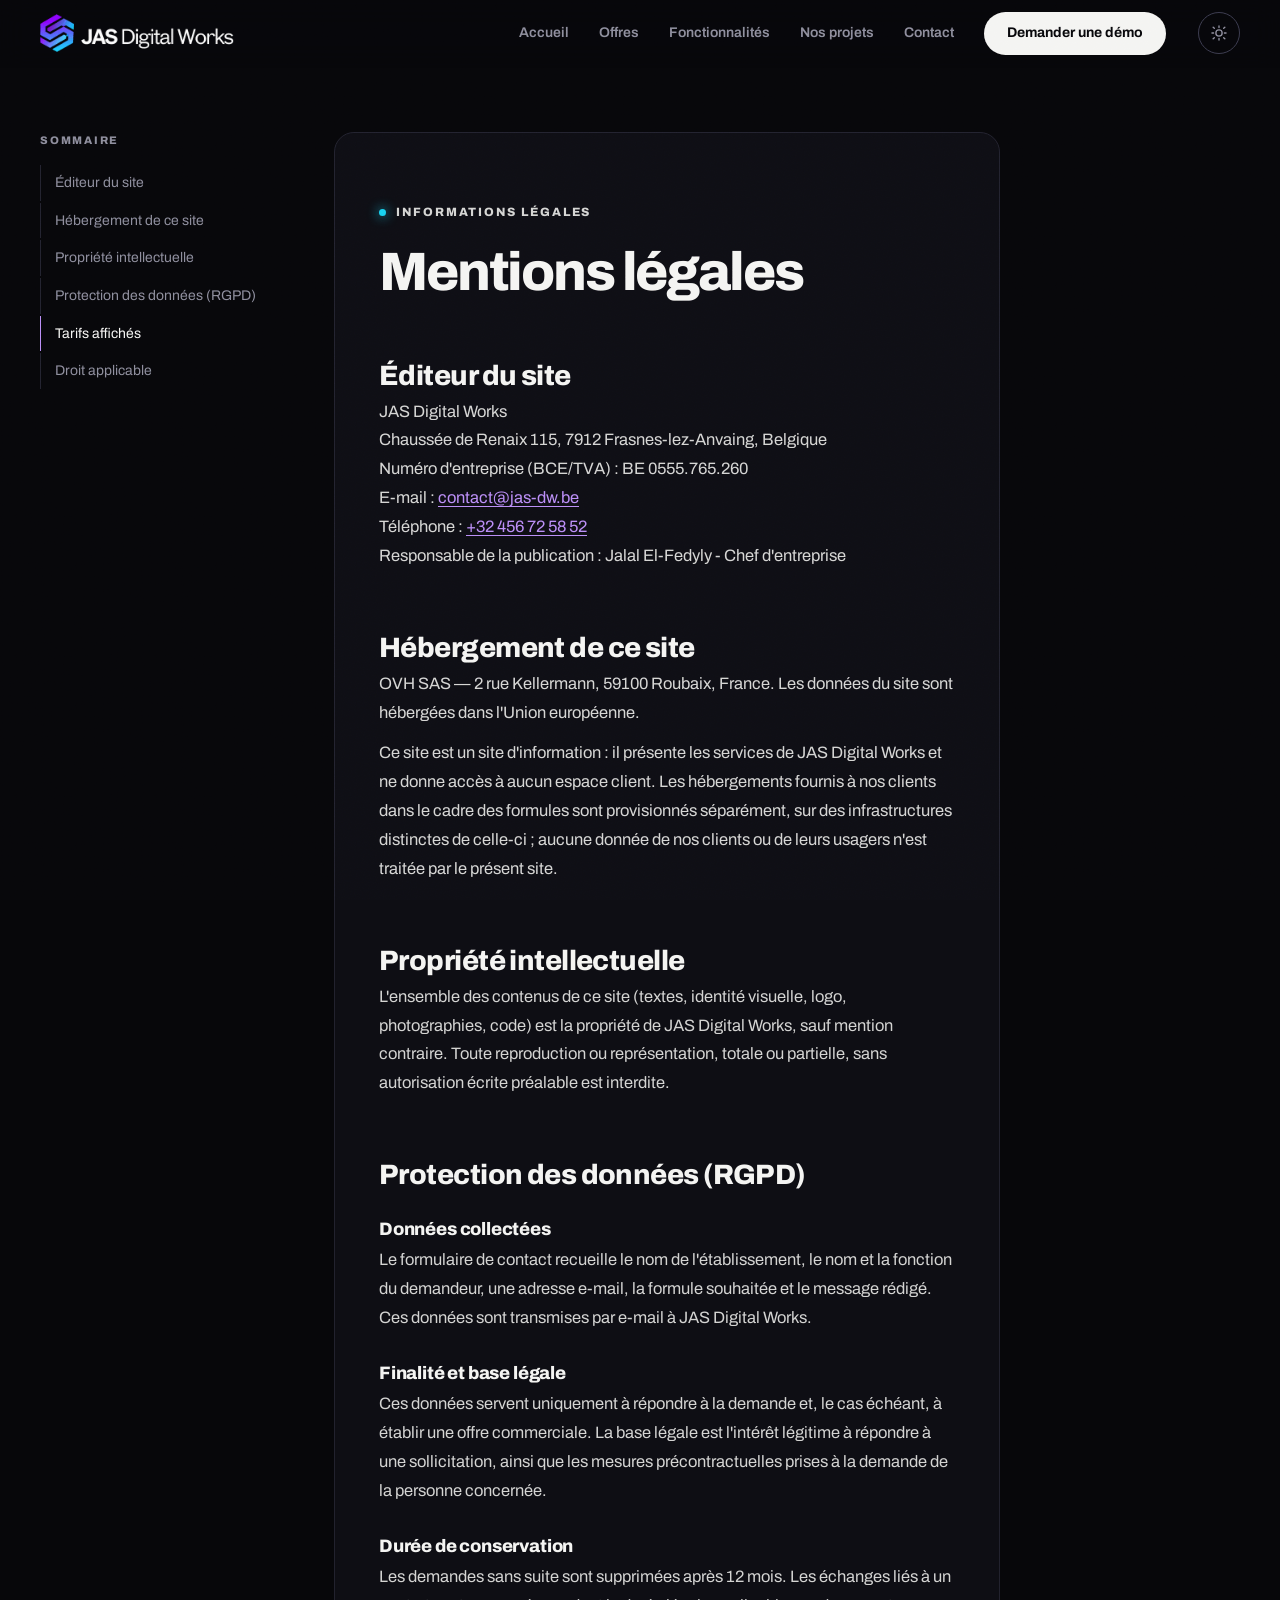
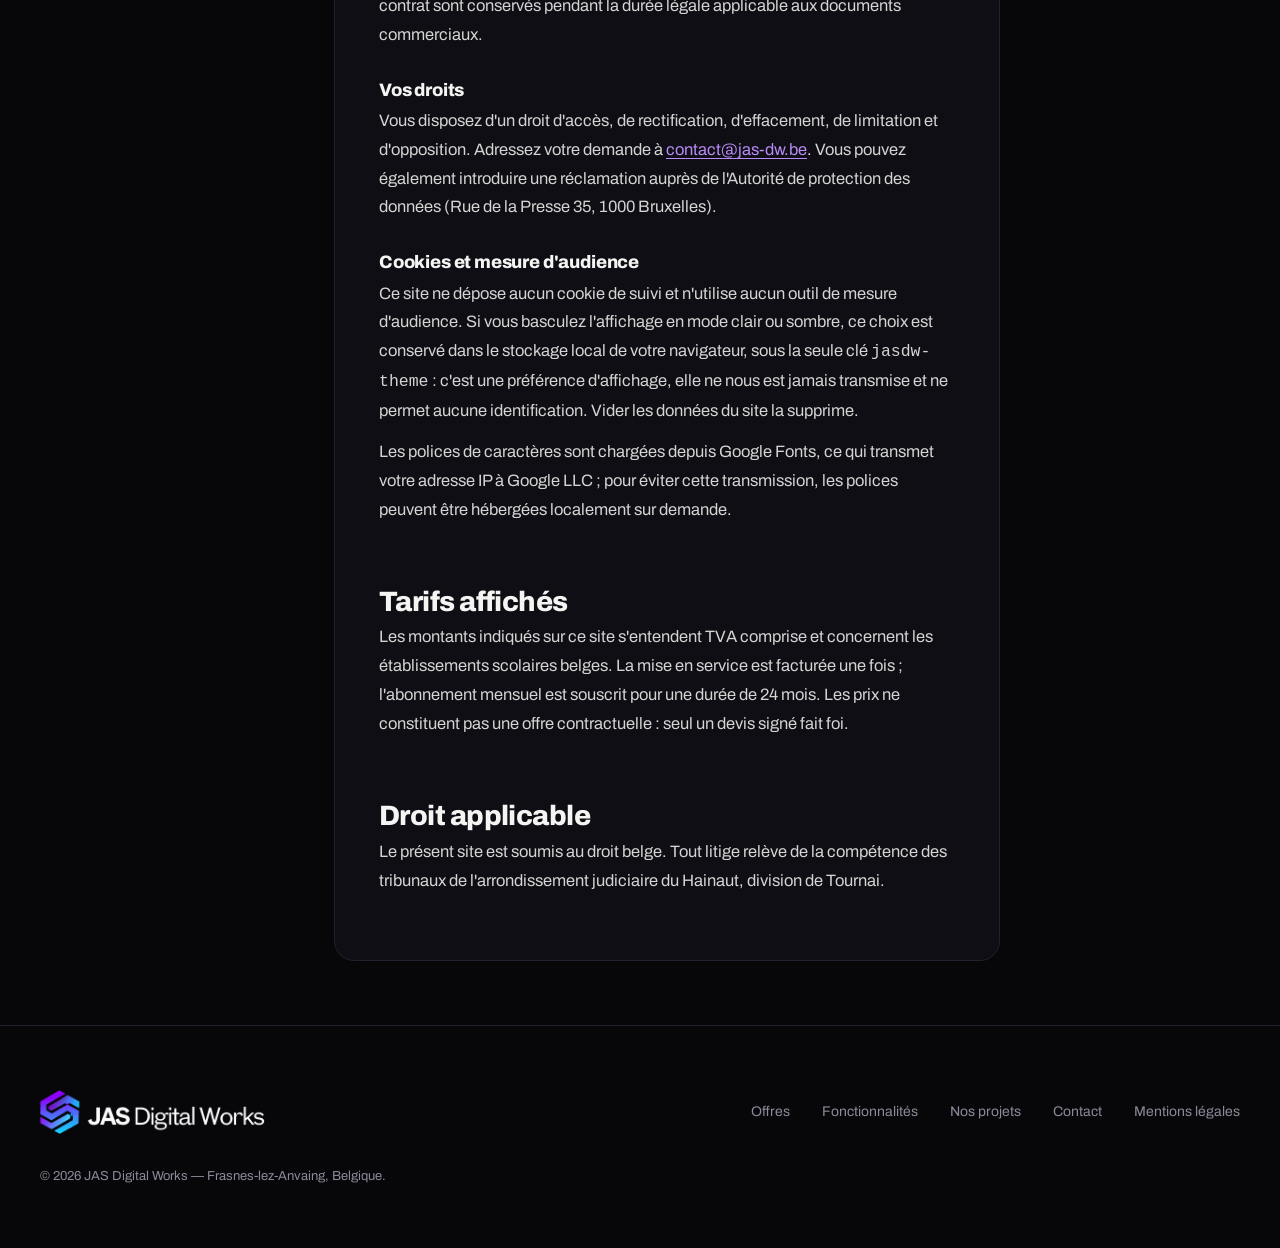
<file: mentions-legales.html>
<!DOCTYPE html>
<html lang="fr">
<head>
<meta charset="utf-8">
<meta name="viewport" content="width=device-width, initial-scale=1">
<title>Mentions légales — JAS Digital Works</title>
<meta name="description" content="Mentions légales, protection des données et conditions d'utilisation du site de JAS Digital Works.">
<meta name="robots" content="noindex, follow">
<link rel="canonical" href="https://jas-dw.be/mentions-legales">
<link rel="icon" type="image/png" href="assets/mark.png">
<meta name="theme-color" content="#07070A">
<script>
/* Le thème enregistré doit être posé avant le premier rendu. site.js est en
   fin de body : sans ce bloc, la page s'affiche en sombre le temps qu'il
   s'exécute, ce qui produit un clignotement à chaque changement de page.
   C'est la seule exception à la règle « un seul fichier de script ». */
(function(){try{if(localStorage.getItem('jasdw-theme')==='light'){document.documentElement.setAttribute('data-theme','light');var m=document.querySelector('meta[name=theme-color]');if(m)m.setAttribute('content','#FAFAFC');}}catch(e){}})();
</script>
<link rel="preconnect" href="https://fonts.gstatic.com" crossorigin>
<link rel="stylesheet" href="assets/styles.css?v=6b5ec5c6">
</head>
<body>

<a class="skip" href="#main">Aller au contenu</a>

<header class="site-header">
  <nav class="nav" aria-label="Navigation principale">
    <a class="nav-logo" href="index.html" aria-label="JAS Digital Works — accueil">
      <img class="logo-sombre" src="assets/logo-inverse.png" alt="JAS Digital Works" width="480" height="94">
      <img class="logo-clair" src="assets/logo.png" alt="JAS Digital Works" width="480" height="94">
    </a>
    <button class="nav-toggle" type="button" aria-expanded="false" aria-controls="nav-links" aria-label="Ouvrir le menu"><span></span></button>
    <div class="nav-links" id="nav-links">
      <a href="index.html">Accueil</a>
      <a href="tarifs.html">Offres</a>
      <a href="fonctionnalites.html">Fonctionnalités</a>
      <a href="projets.html">Nos projets</a>
      <a href="contact.html">Contact</a>
      <a class="btn btn-primary" href="contact.html">Demander une démo</a>
    </div>
    <button class="theme-toggle" type="button" aria-pressed="false"
            aria-label="Basculer entre le mode sombre et le mode clair">
      <svg class="ico-soleil" viewBox="0 0 24 24" fill="none" stroke="currentColor" stroke-width="1.8" stroke-linecap="round" aria-hidden="true">
        <circle cx="12" cy="12" r="4.2"/>
        <path d="M12 2.6v2.2M12 19.2v2.2M4.2 4.2l1.6 1.6M18.2 18.2l1.6 1.6M2.6 12h2.2M19.2 12h2.2M4.2 19.8l1.6-1.6M18.2 5.8l1.6-1.6"/>
      </svg>
      <svg class="ico-lune" viewBox="0 0 24 24" fill="none" stroke="currentColor" stroke-width="1.8" stroke-linecap="round" stroke-linejoin="round" aria-hidden="true">
        <path d="M20.5 14.3A8.6 8.6 0 0 1 9.7 3.5a8.6 8.6 0 1 0 10.8 10.8Z"/>
      </svg>
    </button>
  </nav>
</header>

<main id="main">
  <section class="section">
    <div class="wrap">
      <div class="legal">
        <nav class="toc" aria-label="Sommaire">
          <p>Sommaire</p>
          <ol>
            <li><a href="#editeur">Éditeur du site</a></li>
            <li><a href="#hebergement">Hébergement de ce site</a></li>
            <li><a href="#propriete">Propriété intellectuelle</a></li>
            <li><a href="#rgpd">Protection des données (RGPD)</a></li>
            <li><a href="#tarifs">Tarifs affichés</a></li>
            <li><a href="#droit">Droit applicable</a></li>
          </ol>
        </nav>
        <div class="prose">
        <p class="kicker"><i></i> Informations légales</p>
        <h1>Mentions légales</h1>

        <h2 id="editeur">Éditeur du site</h2>
        <p>
          JAS Digital Works<br>
          Chaussée de Renaix 115, 7912 Frasnes-lez-Anvaing, Belgique<br>
          Numéro d'entreprise (BCE/TVA) : BE 0555.765.260<br>
          E-mail : <a href="mailto:contact@jas-dw.be">contact@jas-dw.be</a><br>
          Téléphone : <a href="tel:+32456725852">+32 456 72 58 52</a><br>
          Responsable de la publication : Jalal El-Fedyly - Chef d'entreprise
        </p>

        <h2 id="hebergement">Hébergement de ce site</h2>
        <p>
          OVH SAS — 2 rue Kellermann, 59100 Roubaix, France. Les données du site
          sont hébergées dans l'Union européenne.
        </p>
        <p>
          Ce site est un site d'information : il présente les services de JAS Digital
          Works et ne donne accès à aucun espace client. Les hébergements fournis à nos
          clients dans le cadre des formules sont provisionnés séparément, sur des
          infrastructures distinctes de celle-ci ; aucune donnée de nos clients ou de
          leurs usagers n'est traitée par le présent site.
        </p>

        <h2 id="propriete">Propriété intellectuelle</h2>
        <p>
          L'ensemble des contenus de ce site (textes, identité visuelle, logo,
          photographies, code) est la propriété de JAS Digital Works, sauf mention
          contraire. Toute reproduction ou représentation, totale ou partielle, sans
          autorisation écrite préalable est interdite.
        </p>

        <h2 id="rgpd">Protection des données (RGPD)</h2>

        <h3>Données collectées</h3>
        <p>
          Le formulaire de contact recueille le nom de l'établissement, le nom et la
          fonction du demandeur, une adresse e-mail, la formule souhaitée et le message
          rédigé. Ces données sont transmises par e-mail à JAS Digital Works.
        </p>

        <h3>Finalité et base légale</h3>
        <p>
          Ces données servent uniquement à répondre à la demande et, le cas échéant, à
          établir une offre commerciale. La base légale est l'intérêt légitime à
          répondre à une sollicitation, ainsi que les mesures précontractuelles prises
          à la demande de la personne concernée.
        </p>

        <h3>Durée de conservation</h3>
        <p>
          Les demandes sans suite sont supprimées après 12 mois. Les échanges liés à
          un contrat sont conservés pendant la durée légale applicable aux documents
          commerciaux.
        </p>

        <h3>Vos droits</h3>
        <p>
          Vous disposez d'un droit d'accès, de rectification, d'effacement, de
          limitation et d'opposition. Adressez votre demande à
          <a href="mailto:contact@jas-dw.be">contact@jas-dw.be</a>. Vous pouvez
          également introduire une réclamation auprès de l'Autorité de protection des
          données (Rue de la Presse 35, 1000 Bruxelles).
        </p>

        <h3>Cookies et mesure d'audience</h3>
        <p>
          Ce site ne dépose aucun cookie de suivi et n'utilise aucun outil de mesure
          d'audience. Si vous basculez l'affichage en mode clair ou sombre, ce choix
          est conservé dans le stockage local de votre navigateur, sous la seule clé
          <code>jasdw-theme</code> : c'est une préférence d'affichage, elle ne nous est
          jamais transmise et ne permet aucune identification. Vider les données du site
          la supprime.
        </p>
        <p>
          Les polices de caractères sont chargées depuis Google Fonts, ce qui transmet
          votre adresse IP à Google&nbsp;LLC ; pour éviter cette transmission, les
          polices peuvent être hébergées localement sur demande.
        </p>

        <h2 id="tarifs">Tarifs affichés</h2>
        <p>
          Les montants indiqués sur ce site s'entendent TVA comprise et concernent les
          établissements scolaires belges. La mise en service est facturée une fois ;
          l'abonnement mensuel est souscrit pour une durée de 24 mois. Les prix ne
          constituent pas une offre contractuelle : seul un devis signé fait foi.
        </p>

        <h2 id="droit">Droit applicable</h2>
        <p>
          Le présent site est soumis au droit belge. Tout litige relève de la
          compétence des tribunaux de l'arrondissement judiciaire du Hainaut,
          division de Tournai.
        </p>
        </div>
      </div>
    </div>
  </section>
</main>

<footer class="site-footer">
  <div class="footer-inner">
    <a href="index.html" aria-label="JAS Digital Works — accueil">
      <img class="logo-sombre" src="assets/logo-inverse.png" alt="JAS Digital Works" width="480" height="94">
      <img class="logo-clair" src="assets/logo.png" alt="JAS Digital Works" width="480" height="94">
    </a>
    <nav class="footer-links" aria-label="Liens de pied de page">
      <a href="tarifs.html">Offres</a>
      <a href="fonctionnalites.html">Fonctionnalités</a>
      <a href="projets.html">Nos projets</a>
      <a href="contact.html">Contact</a>
      <a href="mentions-legales.html">Mentions légales</a>
    </nav>
  </div>
  <p class="footer-legal">© <span id="year">2026</span> JAS Digital Works — Frasnes-lez-Anvaing, Belgique.</p>
</footer>

<script src="assets/site.js?v=71fd062e"></script>
</body>
</html>
</file>
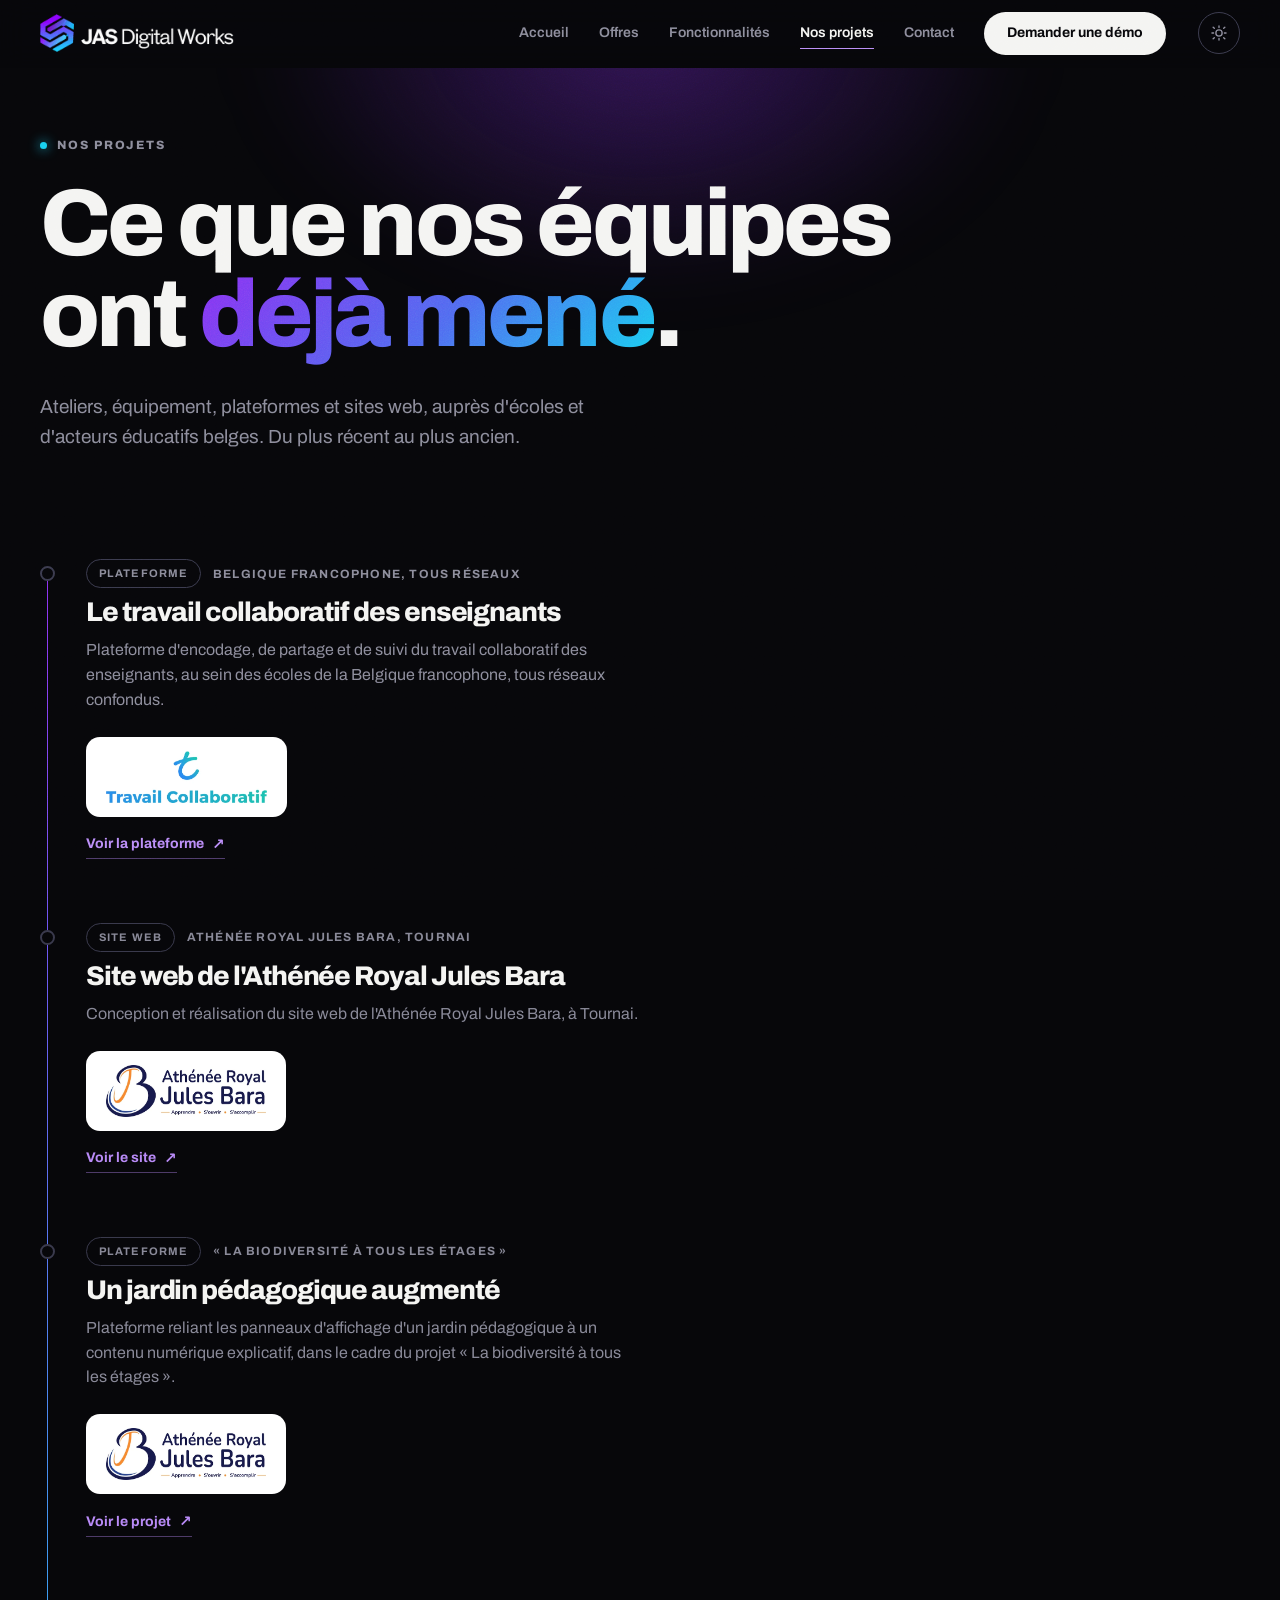
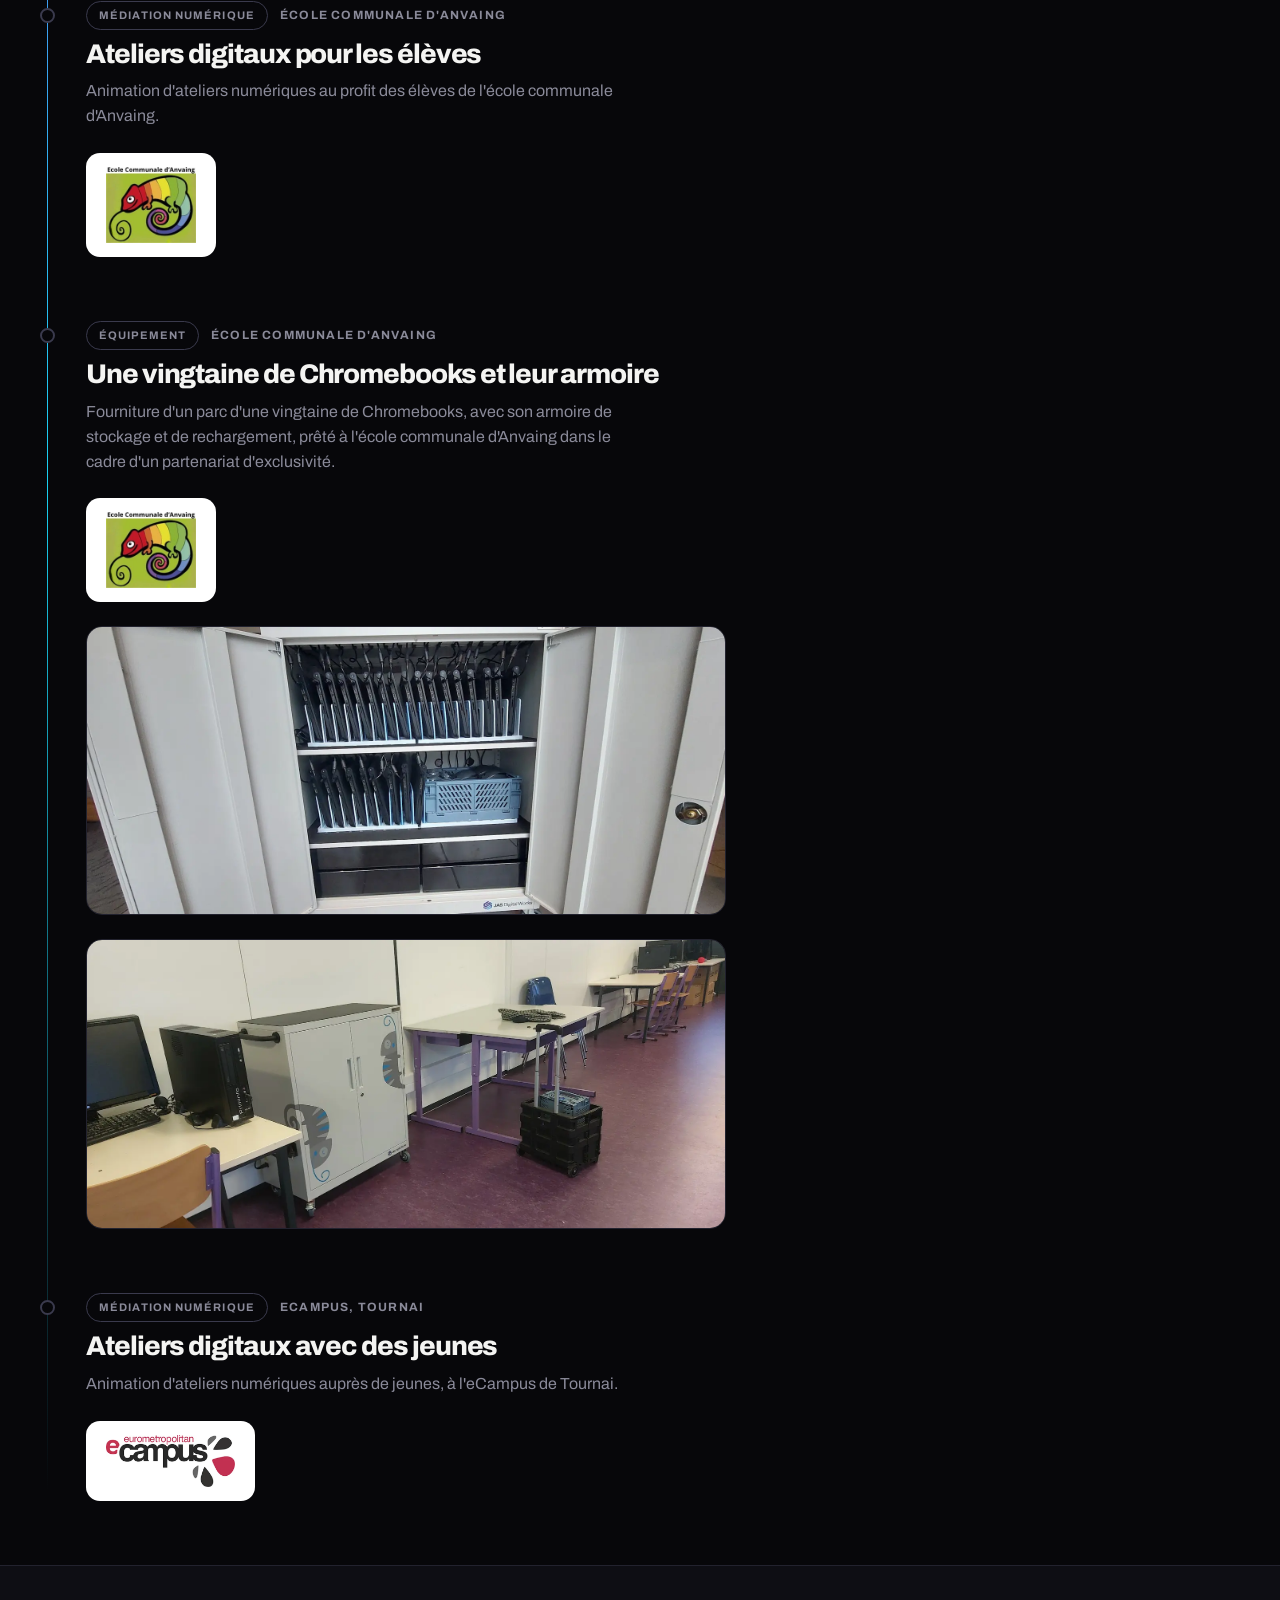
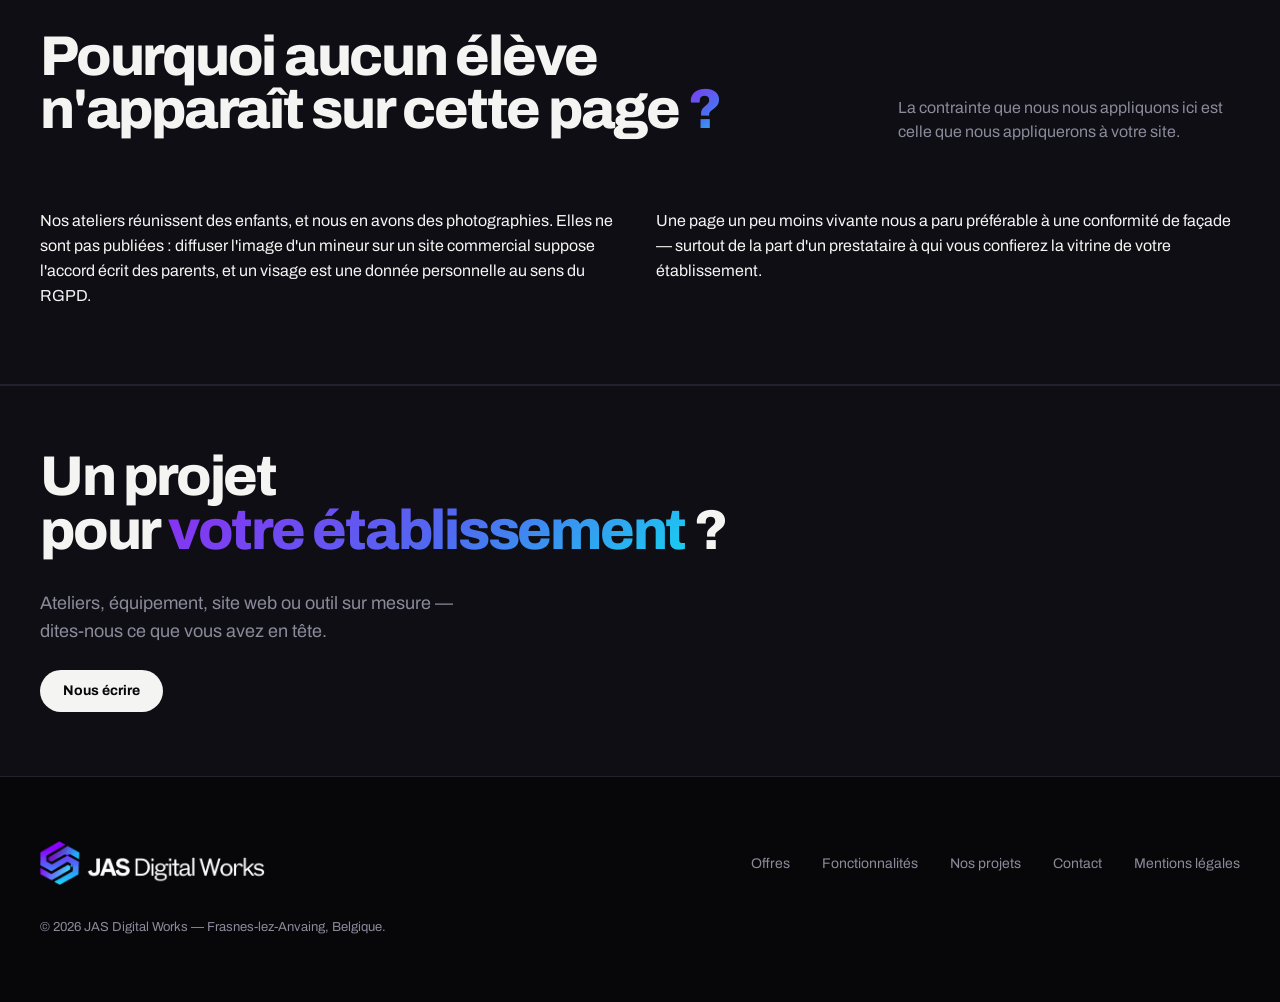
<file: projets.html>
<!DOCTYPE html>
<html lang="fr">
<head>
<meta charset="utf-8">
<meta name="viewport" content="width=device-width, initial-scale=1">
<title>Nos projets — JAS Digital Works</title>
<meta name="description" content="Ateliers digitaux, équipement informatique, plateformes collaboratives et sites web : les projets menés par les équipes de JAS Digital Works auprès des écoles et des acteurs éducatifs belges.">
<link rel="canonical" href="https://jas-dw.be/projets">
<link rel="icon" type="image/png" href="assets/mark.png">
<meta name="theme-color" content="#07070A">
<script>
/* Le thème enregistré doit être posé avant le premier rendu. site.js est en
   fin de body : sans ce bloc, la page s'affiche en sombre le temps qu'il
   s'exécute, ce qui produit un clignotement à chaque changement de page.
   C'est la seule exception à la règle « un seul fichier de script ». */
(function(){try{if(localStorage.getItem('jasdw-theme')==='light'){document.documentElement.setAttribute('data-theme','light');var m=document.querySelector('meta[name=theme-color]');if(m)m.setAttribute('content','#FAFAFC');}}catch(e){}})();
</script>
<meta property="og:type" content="website">
<meta property="og:locale" content="fr_BE">
<meta property="og:title" content="Nos projets — JAS Digital Works">
<meta property="og:description" content="Les projets menés par nos équipes auprès des écoles et des acteurs éducatifs belges.">
<meta property="og:url" content="https://jas-dw.be/projets">
<meta property="og:image" content="https://jas-dw.be/assets/logo.png">
<link rel="preconnect" href="https://fonts.gstatic.com" crossorigin>
<link rel="stylesheet" href="assets/styles.css?v=6b5ec5c6">
</head>
<body>

<a class="skip" href="#main">Aller au contenu</a>

<header class="site-header">
  <nav class="nav" aria-label="Navigation principale">
    <a class="nav-logo" href="index.html" aria-label="JAS Digital Works — accueil">
      <img class="logo-sombre" src="assets/logo-inverse.png" alt="JAS Digital Works" width="480" height="94">
      <img class="logo-clair" src="assets/logo.png" alt="JAS Digital Works" width="480" height="94">
    </a>
    <button class="nav-toggle" type="button" aria-expanded="false" aria-controls="nav-links" aria-label="Ouvrir le menu"><span></span></button>
    <div class="nav-links" id="nav-links">
      <a href="index.html">Accueil</a>
      <a href="tarifs.html">Offres</a>
      <a href="fonctionnalites.html">Fonctionnalités</a>
      <a href="projets.html" aria-current="page">Nos projets</a>
      <a href="contact.html">Contact</a>
      <a class="btn btn-primary" href="contact.html">Demander une démo</a>
    </div>
    <button class="theme-toggle" type="button" aria-pressed="false"
            aria-label="Basculer entre le mode sombre et le mode clair">
      <svg class="ico-soleil" viewBox="0 0 24 24" fill="none" stroke="currentColor" stroke-width="1.8" stroke-linecap="round" aria-hidden="true">
        <circle cx="12" cy="12" r="4.2"/>
        <path d="M12 2.6v2.2M12 19.2v2.2M4.2 4.2l1.6 1.6M18.2 18.2l1.6 1.6M2.6 12h2.2M19.2 12h2.2M4.2 19.8l1.6-1.6M18.2 5.8l1.6-1.6"/>
      </svg>
      <svg class="ico-lune" viewBox="0 0 24 24" fill="none" stroke="currentColor" stroke-width="1.8" stroke-linecap="round" stroke-linejoin="round" aria-hidden="true">
        <path d="M20.5 14.3A8.6 8.6 0 0 1 9.7 3.5a8.6 8.6 0 1 0 10.8 10.8Z"/>
      </svg>
    </button>
  </nav>
</header>

<main id="main">

  <section class="hero">
    <div class="wrap">
      <p class="kicker"><i></i> Nos projets</p>
      <h1>Ce que nos équipes<br>ont <span class="grad">déjà mené</span>.</h1>
      <p class="lead">Ateliers, équipement, plateformes et sites web, auprès d'écoles et d'acteurs éducatifs belges. Du plus récent au plus ancien.</p>
    </div>
  </section>

  <section class="section">
    <div class="wrap">
      <ol class="timeline">

        <li class="tl-item">
          <div class="tl-head">
            <span class="tag tag-outline">Plateforme</span>
            <span class="tl-lieu">Belgique francophone, tous réseaux</span>
          </div>
          <h3>Le travail collaboratif des enseignants</h3>
          <p>Plateforme d'encodage, de partage et de suivi du travail collaboratif des enseignants, au sein des écoles de la Belgique francophone, tous réseaux confondus.</p>
          <figure class="tl-logo">
            <img src="assets/logo-travail-collaboratif.webp" alt="Logo de la plateforme Travail Collaboratif"
                 width="557" height="180" loading="lazy" decoding="async">
          </figure>
          <a class="tl-link" href="https://www.travail-collaboratif.be/" target="_blank" rel="noopener">Voir la plateforme</a>
        </li>

        <li class="tl-item">
          <div class="tl-head">
            <span class="tag tag-outline">Site web</span>
            <span class="tl-lieu">Athénée Royal Jules Bara, Tournai</span>
          </div>
          <h3>Site web de l'Athénée Royal Jules Bara</h3>
          <p>Conception et réalisation du site web de l'Athénée Royal Jules Bara, à Tournai.</p>
          <figure class="tl-logo">
            <img src="assets/logo-jules-bara.webp" alt="Logo de l'Athénée Royal Jules Bara"
                 width="553" height="180" loading="lazy" decoding="async">
          </figure>
          <a class="tl-link" href="https://atheneejulesbara.be/" target="_blank" rel="noopener">Voir le site</a>
        </li>

        <li class="tl-item">
          <div class="tl-head">
            <span class="tag tag-outline">Plateforme</span>
            <span class="tl-lieu">« La biodiversité à tous les étages »</span>
          </div>
          <h3>Un jardin pédagogique augmenté</h3>
          <p>Plateforme reliant les panneaux d'affichage d'un jardin pédagogique à un contenu numérique explicatif, dans le cadre du projet « La biodiversité à tous les étages ».</p>
          <figure class="tl-logo">
            <img src="assets/logo-jules-bara.webp" alt="Logo de l'Athénée Royal Jules Bara"
                 width="553" height="180" loading="lazy" decoding="async">
          </figure>
          <a class="tl-link" href="https://atheneejulesbara.be/Projets/Biodiversity/index.html" target="_blank" rel="noopener">Voir le projet</a>
        </li>

        <li class="tl-item">
          <div class="tl-head">
            <span class="tag tag-outline">Médiation numérique</span>
            <span class="tl-lieu">École communale d'Anvaing</span>
          </div>
          <h3>Ateliers digitaux pour les élèves</h3>
          <p>Animation d'ateliers numériques au profit des élèves de l'école communale d'Anvaing.</p>
          <figure class="tl-logo tl-logo--carre">
            <img src="assets/logo-anvaing.webp" alt="Logo de l'école communale d'Anvaing"
                 width="212" height="180" loading="lazy" decoding="async">
          </figure>
        </li>

        <li class="tl-item">
          <div class="tl-head">
            <span class="tag tag-outline">Équipement</span>
            <span class="tl-lieu">École communale d'Anvaing</span>
          </div>
          <h3>Une vingtaine de Chromebooks et leur armoire</h3>
          <p>Fourniture d'un parc d'une vingtaine de Chromebooks, avec son armoire de stockage et de rechargement, prêté à l'école communale d'Anvaing dans le cadre d'un partenariat d'exclusivité.</p>
          <figure class="tl-logo tl-logo--carre">
            <img src="assets/logo-anvaing.webp" alt="Logo de l'école communale d'Anvaing"
                 width="212" height="180" loading="lazy" decoding="async">
          </figure>
          <figure class="tl-media">
            <img src="assets/projet-chromebooks-anvaing.webp"
                 alt="Armoire de stockage et de rechargement ouverte, garnie d'une vingtaine de Chromebooks branchés sur deux étagères."
                 width="1600" height="720" loading="lazy" decoding="async">
          </figure>
          <figure class="tl-media">
            <img src="assets/projet-armoire-anvaing.webp"
                 alt="L'armoire mobile fermée, installée dans une salle informatique de l'école."
                 width="1600" height="721" loading="lazy" decoding="async">
          </figure>
        </li>

        <li class="tl-item">
          <div class="tl-head">
            <span class="tag tag-outline">Médiation numérique</span>
            <span class="tl-lieu">eCampus, Tournai</span>
          </div>
          <h3>Ateliers digitaux avec des jeunes</h3>
          <p>Animation d'ateliers numériques auprès de jeunes, à l'eCampus de Tournai.</p>
          <figure class="tl-logo">
            <img src="assets/logo-ecampus.webp" alt="Logo de l'eurometropolitan eCampus"
                 width="480" height="194" loading="lazy" decoding="async">
          </figure>
        </li>

      </ol>
    </div>
  </section>

  <section class="section section-alt">
    <div class="wrap">
      <div class="sec-head">
        <h2>Pourquoi aucun élève<br>n'apparaît sur cette page&nbsp;<span class="grad">?</span></h2>
        <p>La contrainte que nous nous appliquons ici est celle que nous appliquerons à votre site.</p>
      </div>
      <div class="grid-2">
        <p>Nos ateliers réunissent des enfants, et nous en avons des photographies. Elles ne sont pas publiées : diffuser l'image d'un mineur sur un site commercial suppose l'accord écrit des parents, et un visage est une donnée personnelle au sens du RGPD.</p>
        <p>Une page un peu moins vivante nous a paru préférable à une conformité de façade — surtout de la part d'un prestataire à qui vous confierez la vitrine de votre établissement.</p>
      </div>
    </div>
  </section>

  <section class="final">
    <div class="wrap">
      <h2>Un projet<br>pour <span class="grad">votre établissement</span>&nbsp;?</h2>
      <p>Ateliers, équipement, site web ou outil sur mesure — dites-nous ce que vous avez en tête.</p>
      <a class="btn btn-primary" href="contact.html">Nous écrire</a>
    </div>
  </section>

</main>

<footer class="site-footer">
  <div class="footer-inner">
    <a href="index.html" aria-label="JAS Digital Works — accueil">
      <img class="logo-sombre" src="assets/logo-inverse.png" alt="JAS Digital Works" width="480" height="94">
      <img class="logo-clair" src="assets/logo.png" alt="JAS Digital Works" width="480" height="94">
    </a>
    <nav class="footer-links" aria-label="Liens de pied de page">
      <a href="tarifs.html">Offres</a>
      <a href="fonctionnalites.html">Fonctionnalités</a>
      <a href="projets.html">Nos projets</a>
      <a href="contact.html">Contact</a>
      <a href="mentions-legales.html">Mentions légales</a>
    </nav>
  </div>
  <p class="footer-legal">© <span id="year">2026</span> JAS Digital Works — Frasnes-lez-Anvaing, Belgique.</p>
</footer>

<script src="assets/site.js?v=71fd062e"></script>
</body>
</html>
</file>
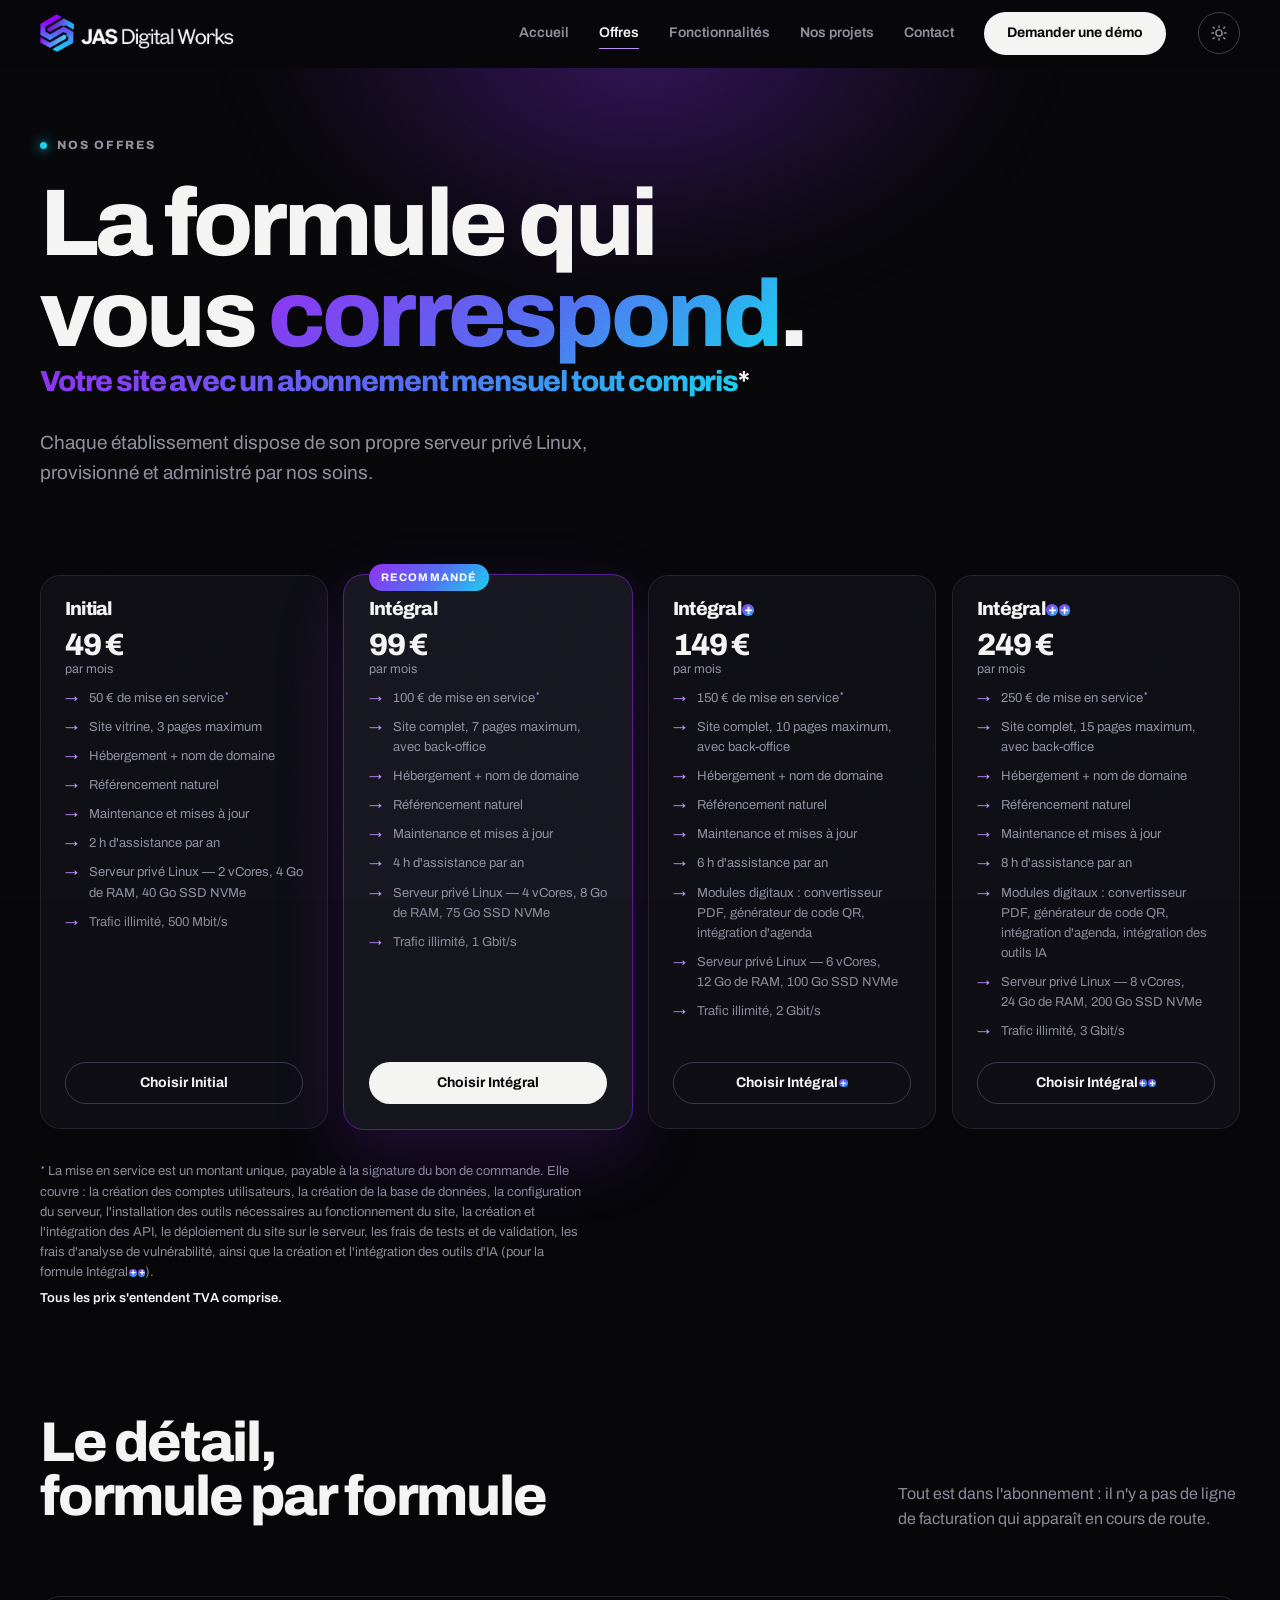
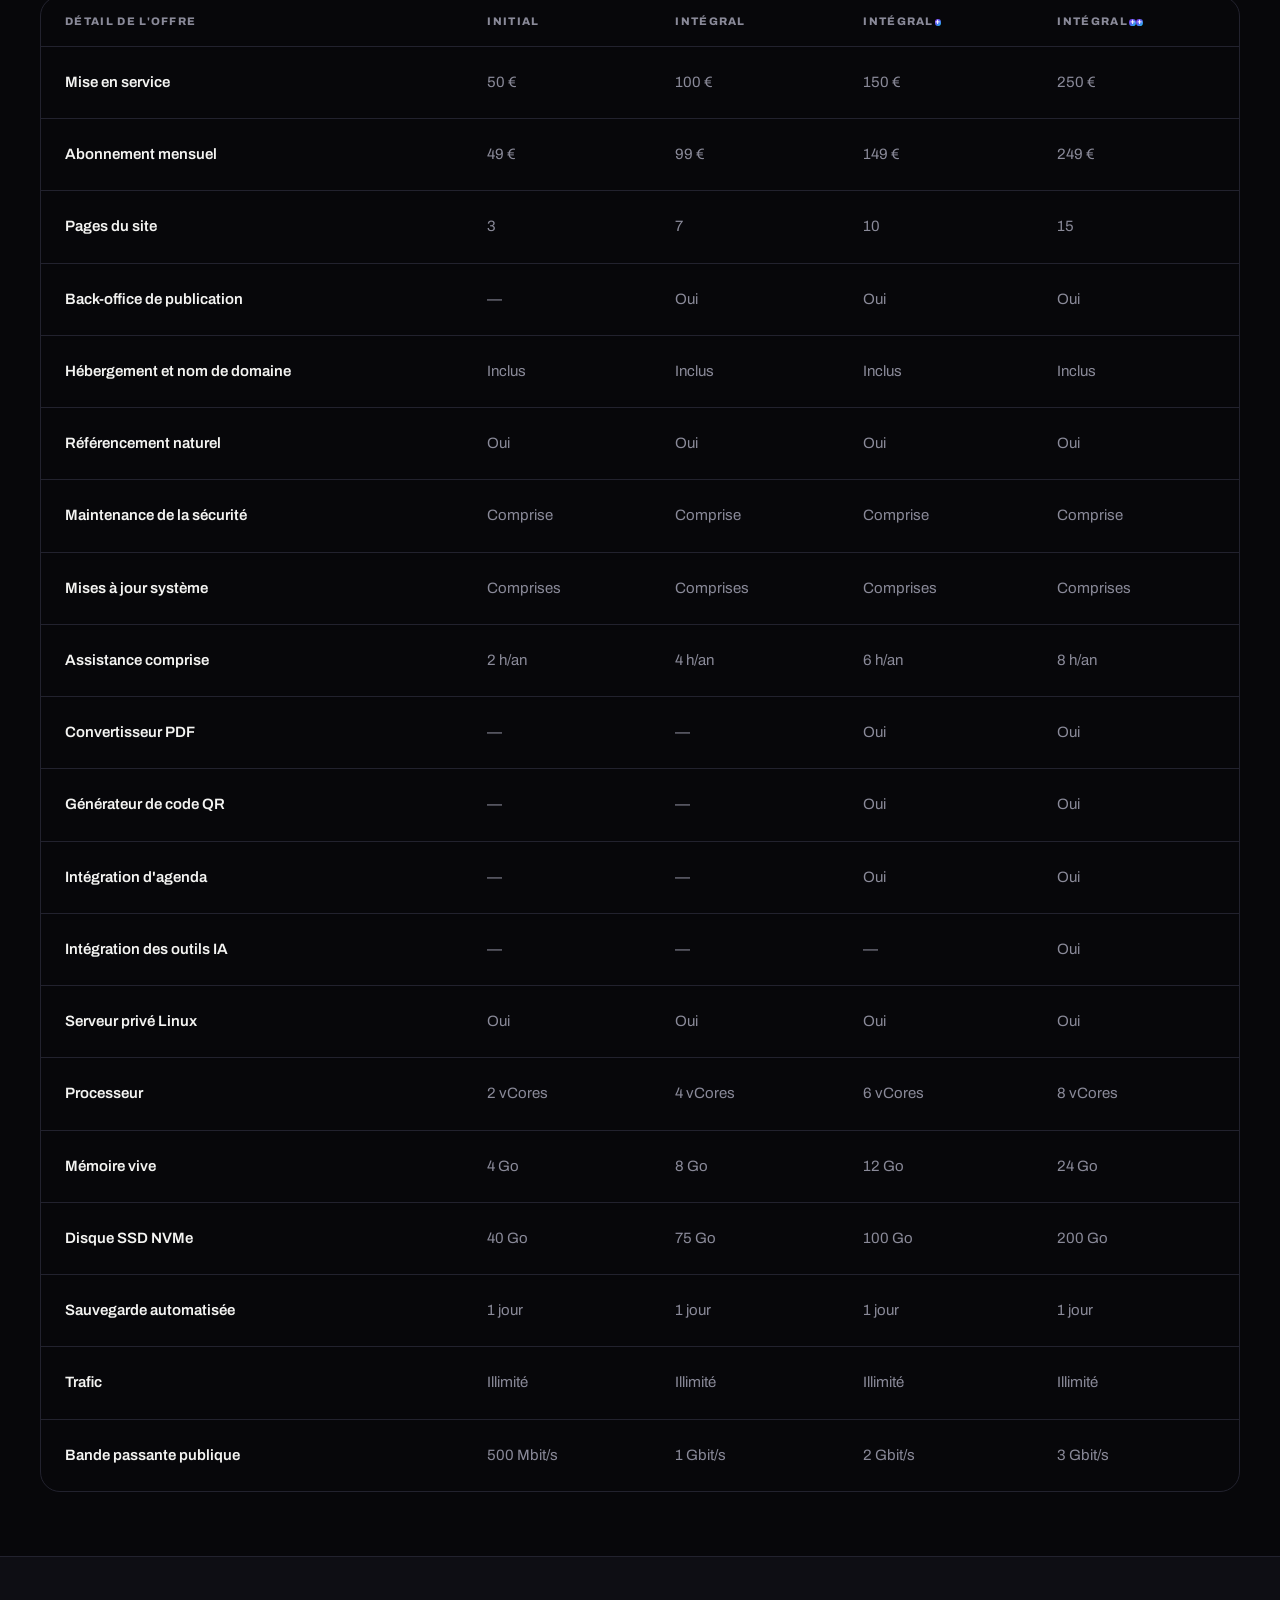
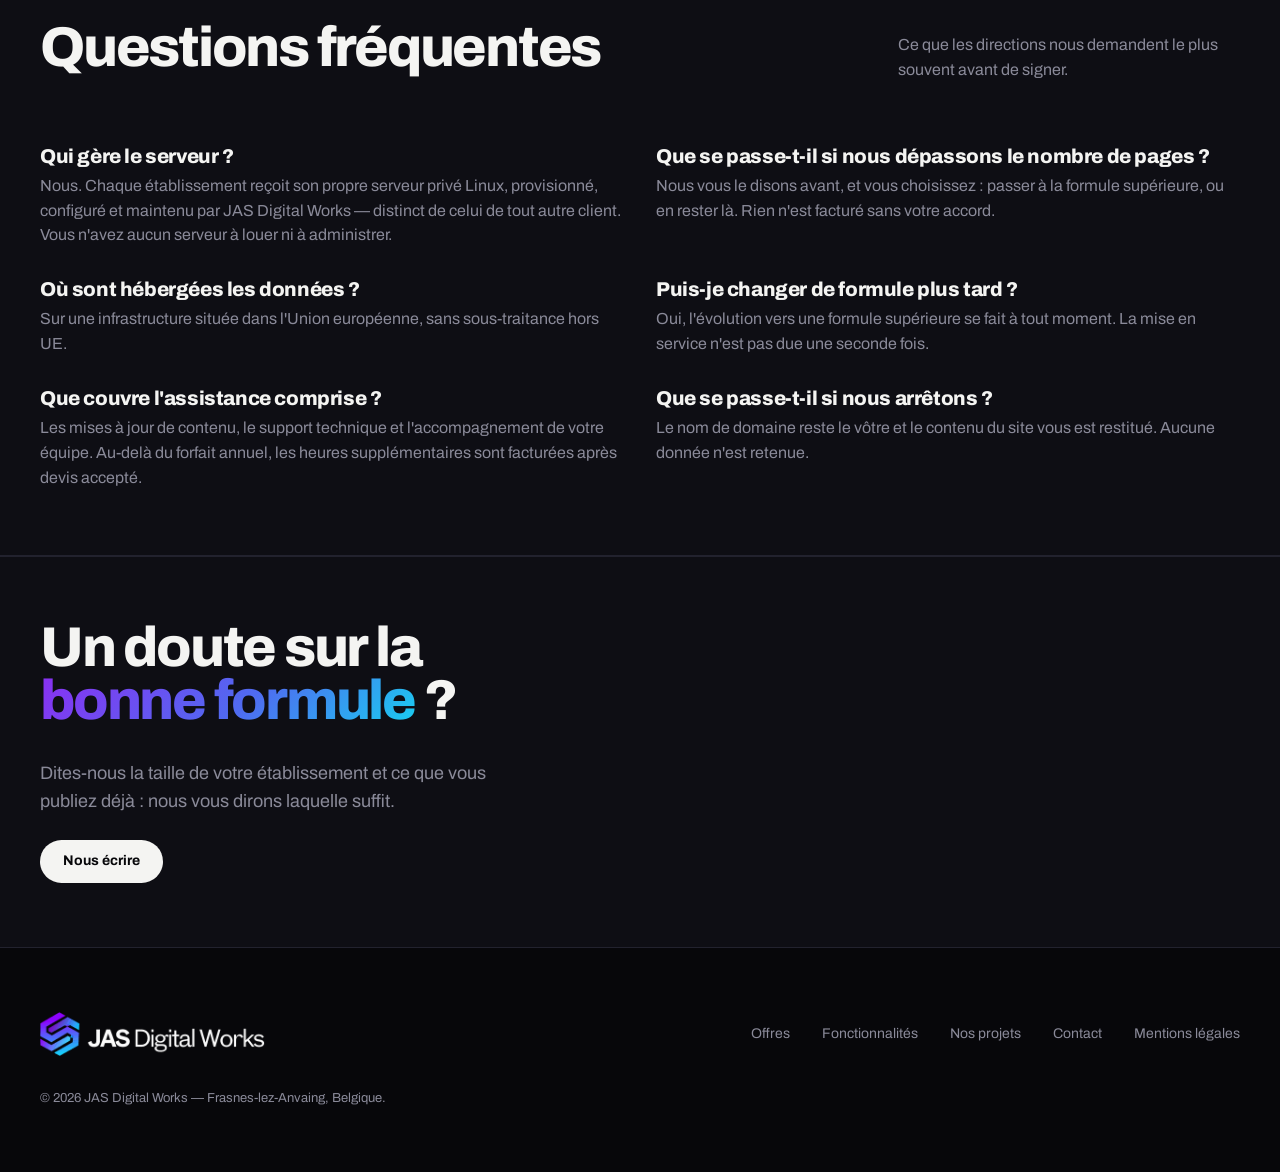
<file: tarifs.html>
<!DOCTYPE html>
<html lang="fr">
<head>
<meta charset="utf-8">
<meta name="viewport" content="width=device-width, initial-scale=1">
<title>Offres et tarifs — JAS Digital Works</title>
<meta name="description" content="Quatre formules pour les écoles belges, de 49 à 249 €/mois TTC : site vitrine ou site complet avec back-office, serveur privé Linux, nom de domaine, référencement, maintenance et assistance comprises.">
<link rel="canonical" href="https://jas-dw.be/tarifs">
<link rel="icon" type="image/png" href="assets/mark.png">
<meta name="theme-color" content="#07070A">
<script>
/* Le thème enregistré doit être posé avant le premier rendu. site.js est en
   fin de body : sans ce bloc, la page s'affiche en sombre le temps qu'il
   s'exécute, ce qui produit un clignotement à chaque changement de page.
   C'est la seule exception à la règle « un seul fichier de script ». */
(function(){try{if(localStorage.getItem('jasdw-theme')==='light'){document.documentElement.setAttribute('data-theme','light');var m=document.querySelector('meta[name=theme-color]');if(m)m.setAttribute('content','#FAFAFC');}}catch(e){}})();
</script>
<meta property="og:type" content="website">
<meta property="og:locale" content="fr_BE">
<meta property="og:title" content="Offres et tarifs — JAS Digital Works">
<meta property="og:description" content="Quatre formules, de 49 à 249 €/mois TTC. Serveur privé, nom de domaine, maintenance et assistance compris.">
<meta property="og:url" content="https://jas-dw.be/tarifs">
<meta property="og:image" content="https://jas-dw.be/assets/logo.png">
<link rel="preconnect" href="https://fonts.gstatic.com" crossorigin>
<link rel="stylesheet" href="assets/styles.css?v=6b5ec5c6">
</head>
<body>

<a class="skip" href="#main">Aller au contenu</a>

<header class="site-header">
  <nav class="nav" aria-label="Navigation principale">
    <a class="nav-logo" href="index.html" aria-label="JAS Digital Works — accueil">
      <img class="logo-sombre" src="assets/logo-inverse.png" alt="JAS Digital Works" width="480" height="94">
      <img class="logo-clair" src="assets/logo.png" alt="JAS Digital Works" width="480" height="94">
    </a>
    <button class="nav-toggle" type="button" aria-expanded="false" aria-controls="nav-links" aria-label="Ouvrir le menu"><span></span></button>
    <div class="nav-links" id="nav-links">
      <a href="index.html">Accueil</a>
      <a href="tarifs.html" aria-current="page">Offres</a>
      <a href="fonctionnalites.html">Fonctionnalités</a>
      <a href="projets.html">Nos projets</a>
      <a href="contact.html">Contact</a>
      <a class="btn btn-primary" href="contact.html">Demander une démo</a>
    </div>
    <button class="theme-toggle" type="button" aria-pressed="false"
            aria-label="Basculer entre le mode sombre et le mode clair">
      <svg class="ico-soleil" viewBox="0 0 24 24" fill="none" stroke="currentColor" stroke-width="1.8" stroke-linecap="round" aria-hidden="true">
        <circle cx="12" cy="12" r="4.2"/>
        <path d="M12 2.6v2.2M12 19.2v2.2M4.2 4.2l1.6 1.6M18.2 18.2l1.6 1.6M2.6 12h2.2M19.2 12h2.2M4.2 19.8l1.6-1.6M18.2 5.8l1.6-1.6"/>
      </svg>
      <svg class="ico-lune" viewBox="0 0 24 24" fill="none" stroke="currentColor" stroke-width="1.8" stroke-linecap="round" stroke-linejoin="round" aria-hidden="true">
        <path d="M20.5 14.3A8.6 8.6 0 0 1 9.7 3.5a8.6 8.6 0 1 0 10.8 10.8Z"/>
      </svg>
    </button>
  </nav>
</header>

<main id="main">

  <section class="hero">
    <div class="wrap">
      <p class="kicker"><i></i> Nos offres</p>
      <h1>La formule qui<br>vous <span class="grad">correspond</span>.</h1>
      <h3><span class="grad">Votre site avec un abonnement mensuel tout compris</span>*</h3>
      <p class="lead">Chaque établissement dispose de son propre serveur privé Linux, provisionné et administré par nos soins.</p>
    </div>
  </section>

  <section class="section-tight">
    <div class="wrap">
      <div class="grid-4">

        <article class="pack">
          <h3>Initial</h3>
          <div class="pack-price">49&nbsp;€ <small>par mois</small></div>
          <ul class="pack-list">
            <li><span>50&nbsp;€ de mise en service<sup>*</sup></span></li>
            <li>Site vitrine, 3 pages maximum</li>
            <li>Hébergement + nom de domaine</li>
            <li>Référencement naturel</li>
            <li>Maintenance et mises à jour</li>
            <li>2&nbsp;h d'assistance par an</li>
            <li>Serveur privé Linux — 2 vCores, 4&nbsp;Go de RAM, 40&nbsp;Go SSD NVMe</li>
            <li>Trafic illimité, 500&nbsp;Mbit/s</li>
          </ul>
          <a class="btn btn-secondary btn-block" href="contact.html?pack=initial">Choisir Initial</a>
        </article>

        <article class="pack pack-featured">
          <span class="tag tag-accent">Recommandé</span>
          <h3>Intégral</h3>
          <div class="pack-price">99&nbsp;€ <small>par mois</small></div>
          <ul class="pack-list">
            <li><span>100&nbsp;€ de mise en service<sup>*</sup></span></li>
            <li>Site complet, 7 pages maximum, avec back-office</li>
            <li>Hébergement + nom de domaine</li>
            <li>Référencement naturel</li>
            <li>Maintenance et mises à jour</li>
            <li>4&nbsp;h d'assistance par an</li>
            <li>Serveur privé Linux — 4 vCores, 8&nbsp;Go de RAM, 75&nbsp;Go SSD NVMe</li>
            <li>Trafic illimité, 1&nbsp;Gbit/s</li>
          </ul>
          <a class="btn btn-primary btn-block" href="contact.html?pack=integral">Choisir Intégral</a>
        </article>

        <article class="pack">
          <h3>Intégral<span class="plus">+</span></h3>
          <div class="pack-price">149&nbsp;€ <small>par mois</small></div>
          <ul class="pack-list">
            <li><span>150&nbsp;€ de mise en service<sup>*</sup></span></li>
            <li>Site complet, 10 pages maximum, avec back-office</li>
            <li>Hébergement + nom de domaine</li>
            <li>Référencement naturel</li>
            <li>Maintenance et mises à jour</li>
            <li>6&nbsp;h d'assistance par an</li>
            <li>Modules digitaux&nbsp;: convertisseur PDF, générateur de code QR, intégration d'agenda</li>
            <li>Serveur privé Linux — 6 vCores, 12&nbsp;Go de RAM, 100&nbsp;Go SSD NVMe</li>
            <li>Trafic illimité, 2&nbsp;Gbit/s</li>
          </ul>
          <a class="btn btn-secondary btn-block" href="contact.html?pack=integral-plus"><span>Choisir Intégral<span class="plus">+</span></span></a>
        </article>

        <article class="pack">
          <h3>Intégral<span class="plus">+</span><span class="plus">+</span></h3>
          <div class="pack-price">249&nbsp;€ <small>par mois</small></div>
          <ul class="pack-list">
            <li><span>250&nbsp;€ de mise en service<sup>*</sup></span></li>
            <li>Site complet, 15 pages maximum, avec back-office</li>
            <li>Hébergement + nom de domaine</li>
            <li>Référencement naturel</li>
            <li>Maintenance et mises à jour</li>
            <li>8&nbsp;h d'assistance par an</li>
            <li>Modules digitaux&nbsp;: convertisseur PDF, générateur de code QR, intégration d'agenda, intégration des outils IA</li>
            <li>Serveur privé Linux — 8 vCores, 24&nbsp;Go de RAM, 200&nbsp;Go SSD NVMe</li>
            <li>Trafic illimité, 3&nbsp;Gbit/s</li>
          </ul>
          <a class="btn btn-secondary btn-block" href="contact.html?pack=integral-plus-plus"><span>Choisir Intégral<span class="plus">+</span><span class="plus">+</span></span></a>
        </article>

      </div>

      <p class="price-notes">
        <span><sup>*</sup> La mise en service est un montant unique, payable à la signature du bon de commande. Elle couvre&nbsp;: la création des comptes utilisateurs, la création de la base de données, la configuration du serveur, l'installation des outils nécessaires au fonctionnement du site, la création et l'intégration des API, le déploiement du site sur le serveur, les frais de tests et de validation, les frais d'analyse de vulnérabilité, ainsi que la création et l'intégration des outils d'IA (pour la formule <span class="nowrap">Intégral<span class="plus">+</span><span class="plus">+</span>).</span></span>
        <span><b>Tous les prix s'entendent TVA comprise.</b></span>
      </p>
    </div>
  </section>

  <section class="section">
    <div class="wrap">
      <div class="sec-head">
        <h2>Le détail,<br>formule par formule</h2>
        <p>Tout est dans l'abonnement : il n'y a pas de ligne de facturation qui apparaît en cours de route.</p>
      </div>
      <div class="table-wrap">
        <table class="table">
          <thead>
            <tr>
              <th scope="col">Détail de l'offre</th>
              <th scope="col">Initial</th>
              <th scope="col">Intégral</th>
              <th scope="col">Intégral<span class="plus">+</span></th>
              <th scope="col">Intégral<span class="plus">+</span><span class="plus">+</span></th>
            </tr>
          </thead>
          <tbody>
            <tr><th scope="row">Mise en service</th><td>50&nbsp;€</td><td>100&nbsp;€</td><td>150&nbsp;€</td><td>250&nbsp;€</td></tr>
            <tr><th scope="row">Abonnement mensuel</th><td>49&nbsp;€</td><td>99&nbsp;€</td><td>149&nbsp;€</td><td>249&nbsp;€</td></tr>
            <tr><th scope="row">Pages du site</th><td>3</td><td>7</td><td>10</td><td>15</td></tr>
            <tr><th scope="row">Back-office de publication</th><td>—</td><td>Oui</td><td>Oui</td><td>Oui</td></tr>
            <tr><th scope="row">Hébergement et nom de domaine</th><td>Inclus</td><td>Inclus</td><td>Inclus</td><td>Inclus</td></tr>
            <tr><th scope="row">Référencement naturel</th><td>Oui</td><td>Oui</td><td>Oui</td><td>Oui</td></tr>
            <tr><th scope="row">Maintenance de la sécurité</th><td>Comprise</td><td>Comprise</td><td>Comprise</td><td>Comprise</td></tr>
            <tr><th scope="row">Mises à jour système</th><td>Comprises</td><td>Comprises</td><td>Comprises</td><td>Comprises</td></tr>
            <tr><th scope="row">Assistance comprise</th><td>2&nbsp;h/an</td><td>4&nbsp;h/an</td><td>6&nbsp;h/an</td><td>8&nbsp;h/an</td></tr>
                        <tr><th scope="row">Convertisseur PDF</th><td>—</td><td>—</td><td>Oui</td><td>Oui</td></tr>
            <tr><th scope="row">Générateur de code QR</th><td>—</td><td>—</td><td>Oui</td><td>Oui</td></tr>
            <tr><th scope="row">Intégration d'agenda</th><td>—</td><td>—</td><td>Oui</td><td>Oui</td></tr>
            <tr><th scope="row">Intégration des outils IA</th><td>—</td><td>—</td><td>—</td><td>Oui</td></tr>
            <tr><th scope="row">Serveur privé Linux</th><td>Oui</td><td>Oui</td><td>Oui</td><td>Oui</td></tr>
            <tr><th scope="row">Processeur</th><td>2 vCores</td><td>4 vCores</td><td>6 vCores</td><td>8 vCores</td></tr>
            <tr><th scope="row">Mémoire vive</th><td>4&nbsp;Go</td><td>8&nbsp;Go</td><td>12&nbsp;Go</td><td>24&nbsp;Go</td></tr>
            <tr><th scope="row">Disque SSD NVMe</th><td>40&nbsp;Go</td><td>75&nbsp;Go</td><td>100&nbsp;Go</td><td>200&nbsp;Go</td></tr>
            <tr><th scope="row">Sauvegarde automatisée</th><td>1 jour</td><td>1 jour</td><td>1 jour</td><td>1 jour</td></tr>
            <tr><th scope="row">Trafic</th><td>Illimité</td><td>Illimité</td><td>Illimité</td><td>Illimité</td></tr>
            <tr><th scope="row">Bande passante publique</th><td>500&nbsp;Mbit/s</td><td>1&nbsp;Gbit/s</td><td>2&nbsp;Gbit/s</td><td>3&nbsp;Gbit/s</td></tr>
          </tbody>
        </table>
      </div>
    </div>
  </section>

  <section class="section section-alt">
    <div class="wrap">
      <div class="sec-head">
        <h2>Questions fréquentes</h2>
        <p>Ce que les directions nous demandent le plus souvent avant de signer.</p>
      </div>
      <div class="grid-2">
        <div>
          <h4>Qui gère le serveur ?</h4>
          <p class="text-muted">Nous. Chaque établissement reçoit son propre serveur privé Linux, provisionné, configuré et maintenu par JAS Digital Works — distinct de celui de tout autre client. Vous n'avez aucun serveur à louer ni à administrer.</p>
        </div>
        <div>
          <h4>Que se passe-t-il si nous dépassons le nombre de pages ?</h4>
          <p class="text-muted">Nous vous le disons avant, et vous choisissez : passer à la formule supérieure, ou en rester là. Rien n'est facturé sans votre accord.</p>
        </div>
        <div>
          <h4>Où sont hébergées les données ?</h4>
          <p class="text-muted">Sur une infrastructure située dans l'Union européenne, sans sous-traitance hors UE.</p>
        </div>
        <div>
          <h4>Puis-je changer de formule plus tard ?</h4>
          <p class="text-muted">Oui, l'évolution vers une formule supérieure se fait à tout moment. La mise en service n'est pas due une seconde fois.</p>
        </div>
        <div>
          <h4>Que couvre l'assistance comprise ?</h4>
          <p class="text-muted">Les mises à jour de contenu, le support technique et l'accompagnement de votre équipe. Au-delà du forfait annuel, les heures supplémentaires sont facturées après devis accepté.</p>
        </div>
        <div>
          <h4>Que se passe-t-il si nous arrêtons ?</h4>
          <p class="text-muted">Le nom de domaine reste le vôtre et le contenu du site vous est restitué. Aucune donnée n'est retenue.</p>
        </div>
      </div>
    </div>
  </section>

  <section class="final">
    <div class="wrap">
      <h2>Un doute sur la<br><span class="grad">bonne formule</span>&nbsp;?</h2>
      <p>Dites-nous la taille de votre établissement et ce que vous publiez déjà : nous vous dirons laquelle suffit.</p>
      <a class="btn btn-primary" href="contact.html">Nous écrire</a>
    </div>
  </section>

</main>

<footer class="site-footer">
  <div class="footer-inner">
    <a href="index.html" aria-label="JAS Digital Works — accueil">
      <img class="logo-sombre" src="assets/logo-inverse.png" alt="JAS Digital Works" width="480" height="94">
      <img class="logo-clair" src="assets/logo.png" alt="JAS Digital Works" width="480" height="94">
    </a>
    <nav class="footer-links" aria-label="Liens de pied de page">
      <a href="tarifs.html">Offres</a>
      <a href="fonctionnalites.html">Fonctionnalités</a>
      <a href="projets.html">Nos projets</a>
      <a href="contact.html">Contact</a>
      <a href="mentions-legales.html">Mentions légales</a>
    </nav>
  </div>
  <p class="footer-legal">© <span id="year">2026</span> JAS Digital Works — Frasnes-lez-Anvaing, Belgique.</p>
</footer>

<script src="assets/site.js?v=71fd062e"></script>
</body>
</html>
</file>
<file: assets/styles.css>
/* ==========================================================================
   JAS Digital Works — feuille de style unique
   Direction « Studio » : fond quasi noir, typographie massive, dégradé de
   marque réservé aux accents. Site 100 % statique, aucune dépendance,
   aucun build — ce fichier est la seule source de vérité visuelle.
   ========================================================================== */

@import url('https://fonts.googleapis.com/css2?family=Archivo:wght@400;600;800&display=swap');

:root {
  /* — surfaces — */
  --ink:      #07070A;   /* fond général */
  --ink-2:    #0E0E14;   /* sections alternées, cartes */
  --ink-3:    #16161F;   /* carte mise en avant, champs */
  --paper:    #F4F4F2;   /* texte principal */
  --muted:    #8A8A99;   /* texte secondaire */
  --line:     #22222E;   /* filets et bordures */
  --line-2:   #3A3A4D;   /* bordure au survol */

  /* — accent de marque — */
  --violet:   #8B2FF2;
  --blue:     #4F6BF0;
  --cyan:     #18D0F0;
  --violet-lo:#B98BF7;   /* violet éclairci : lisible sur fond sombre */
  --grad: linear-gradient(135deg, #8B2FF2 0%, #4F6BF0 55%, #18D0F0 100%);

  /* — typographie — */
  --font: "Archivo", system-ui, -apple-system, "Segoe UI", sans-serif;

  /* — rythme — */
  --s1: 4px;  --s2: 8px;  --s3: 12px; --s4: 16px;
  --s6: 24px; --s8: 32px; --s10: 44px; --s12: 64px;

  /* Toujours claire, quel que soit le thème : les logos partenaires ont
     un lettrage foncé et ne survivent pas sur une pastille sombre. */
  --chip:     #FFFFFF;

  /* Halo du héros et grain : réglés par thème plutôt qu'en dur. */
  --halo:     34%;
  --grain:    .5;

  --maxw: 1320px;
  --gut: 40px;
}

/* ── Thème clair ────────────────────────────────────────────────────────
   Le sombre reste l'identité de la marque et le défaut. Le clair n'est pas
   une inversion : ses neutres sont légèrement biaisés vers le violet de la
   charte, et l'accent est assombri pour rester lisible sur fond pâle.
   Contrastes vérifiés : texte 17,6:1, secondaire 6,5:1, accent 7,1:1. */
:root[data-theme="light"] {
  --ink:      #FAFAFC;
  --ink-2:    #F1F1F6;
  --ink-3:    #E7E7F0;
  --paper:    #14141B;
  --muted:    #5A5A6E;
  --line:     #E0E0E9;
  --line-2:   #C6C6D5;
  --violet-lo:#6B21D9;   /* accent assombri : 7,1:1 sur le fond clair */
  --cyan:     #0E7C93;   /* même chose pour l'anneau de focus */
  --halo:     18%;
  --grain:    .22;
}


*, *::before, *::after { box-sizing: border-box; }

html { -webkit-text-size-adjust: 100%; scroll-behavior: smooth; }
@media (prefers-reduced-motion: reduce) {
  html { scroll-behavior: auto; }
  *, *::before, *::after {
    animation-duration: .01ms !important;
    animation-iteration-count: 1 !important;
    transition-duration: .01ms !important;
  }
}

body {
  margin: 0;
  background: var(--ink);
  color: var(--paper);
  font-family: var(--font);
  font-size: 16px;
  line-height: 1.55;
  font-weight: 400;
  -webkit-font-smoothing: antialiased;
}

/* Grain — SVG en ligne, poids nul. Décoratif : jamais d'interaction. */
body::after {
  content: "";
  position: fixed; inset: 0;
  pointer-events: none; z-index: 99;
  opacity: var(--grain); mix-blend-mode: overlay;
  background-image: url("data:image/svg+xml,%3Csvg xmlns='http://www.w3.org/2000/svg' width='140' height='140'%3E%3Cfilter id='n'%3E%3CfeTurbulence type='fractalNoise' baseFrequency='.85' numOctaves='3'/%3E%3C/filter%3E%3Crect width='140' height='140' filter='url(%23n)' opacity='.42'/%3E%3C/svg%3E");
}

h1, h2, h3, h4, h5 {
  margin: 0 0 var(--s2);
  font-weight: 800;
  letter-spacing: -.04em;
  line-height: .96;
  text-wrap: balance;
}
h1 { font-size: clamp(42px, 7.4vw, 104px); }
h2 { font-size: clamp(30px, 4.4vw, 56px); }
h3 { font-size: clamp(21px, 2.5vw, 29px); }
h4 { font-size: 20px; letter-spacing: -.02em; }
h5 { font-size: 16px; letter-spacing: -.01em; }

p { margin: 0 0 var(--s3); }
p:last-child { margin-bottom: 0; }
a { color: var(--violet-lo); text-underline-offset: 3px; }
img { display: block; max-width: 100%; }
ul { margin: 0 0 var(--s3); padding-left: 20px; }

:focus { outline: none; }
:focus-visible { outline: 2px solid var(--cyan); outline-offset: 3px; }
::selection { background: color-mix(in srgb, var(--violet) 40%, transparent); }

.text-muted { color: var(--muted); }
.lead { font-size: 19px; line-height: 1.55; color: var(--muted); max-width: 52ch; }
.grad {
  background: var(--grad);
  -webkit-background-clip: text; background-clip: text;
  color: transparent;
}

/* Lien d'évitement */
.skip {
  position: absolute; left: -9999px; top: 0; z-index: 100;
  background: var(--paper); color: var(--ink);
  padding: 12px 18px; font-weight: 800; text-decoration: none;
}
.skip:focus { left: 0; }

/* ── Mise en page ──────────────────────────────────────────────────── */

.wrap { max-width: var(--maxw); margin: 0 auto; padding: 0 var(--gut); }
.section { padding: var(--s12) 0; }
.section-tight { padding: var(--s10) 0; }
.section-alt { background: var(--ink-2); border-block: 1px solid var(--line); }
.rule { height: 1px; background: var(--line); border: 0; margin: 0; }

.grid-2 { display: grid; grid-template-columns: repeat(2, 1fr); gap: var(--s8); }
.grid-3 { display: grid; grid-template-columns: repeat(3, 1fr); gap: var(--s6); }
/* Quatre formules : la rangée passe à deux colonnes avant de s'empiler,
   sans quoi les cartes deviennent trop étroites pour leur liste. */
.grid-4 { display: grid; grid-template-columns: repeat(4, 1fr); gap: var(--s4); }

/* En-tête de section : titre à gauche, chapô à droite */
.sec-head {
  display: flex; justify-content: space-between; align-items: end;
  gap: var(--s8); flex-wrap: wrap; margin-bottom: var(--s12);
}
.sec-head p { margin: 0; color: var(--muted); max-width: 38ch; }
.kicker {
  display: inline-flex; align-items: center; gap: 10px;
  font-size: 12px; font-weight: 800; letter-spacing: .16em;
  text-transform: uppercase; color: var(--muted); margin: 0 0 var(--s6);
}
.kicker i { width: 7px; height: 7px; border-radius: 50%; background: var(--cyan);
  box-shadow: 0 0 12px var(--cyan); font-style: normal; flex: none; }

/* ── En-tête du site ───────────────────────────────────────────────── */

.site-header {
  position: sticky; top: 0; z-index: 50;
  background: color-mix(in srgb, var(--ink) 72%, transparent);
  backdrop-filter: saturate(1.3) blur(14px);
  border-bottom: 1px solid transparent;
  transition: background-color .25s ease, border-color .25s ease;
}
/* Classe posée par site.js dès que la page a défilé. */
.site-header.is-scrolled {
  background: color-mix(in srgb, var(--ink) 88%, transparent);
  border-bottom-color: var(--line);
}
.nav {
  position: relative;
  display: flex; align-items: center; gap: var(--s8);
  max-width: var(--maxw); margin: 0 auto; padding: var(--s3) var(--gut);
}
/* Marque : lockup horizontal, ratio 480:94. Servi en 480 px de large pour
   rester net sur écran à densité double. */
.nav-logo { margin-right: auto; flex: none; display: block; }
.nav-logo img { height: 38px; width: auto; }
.nav-links { display: flex; align-items: center; gap: 30px; }
.nav-links a:not(.btn) {
  color: var(--muted); text-decoration: none;
  font-size: 14px; font-weight: 600;
  padding: 4px 0; border-bottom: 1px solid transparent;
}
.nav-links a:not(.btn):hover { color: var(--paper); }
.nav-links a:not(.btn)[aria-current="page"] {
  color: var(--paper); border-bottom-color: var(--violet-lo);
}
.nav-links a.btn { flex: none; white-space: nowrap; }

.nav-toggle {
  display: none; flex: none; width: 42px; height: 42px; padding: 0;
  background: transparent; border: 1px solid var(--line); border-radius: 999px;
  cursor: pointer; align-items: center; justify-content: center;
}
.nav-toggle span { display: block; width: 17px; height: 1.5px; background: var(--paper); position: relative; }
.nav-toggle span::before, .nav-toggle span::after {
  content: ""; position: absolute; left: 0; width: 17px; height: 1.5px; background: var(--paper);
  transition: transform .18s ease, top .18s ease;
}
.nav-toggle span::before { top: -6px; }
.nav-toggle span::after  { top: 6px; }
.nav-toggle[aria-expanded="true"] span { background: transparent; }
.nav-toggle[aria-expanded="true"] span::before { top: 0; transform: rotate(45deg); }
.nav-toggle[aria-expanded="true"] span::after  { top: 0; transform: rotate(-45deg); }

/* ── Bascule clair / sombre ─────────────────────────────────────────────
   L'icône affichée est celle du mode vers lequel on va, pas du mode
   courant : un soleil quand on est dans le sombre, une lune sinon. */
.theme-toggle {
  flex: none; width: 42px; height: 42px; padding: 0;
  display: inline-flex; align-items: center; justify-content: center;
  background: transparent; border: 1px solid var(--line-2); border-radius: 999px;
  color: var(--muted); cursor: pointer;
  transition: color .2s ease, border-color .2s ease, transform .2s ease;
}
.theme-toggle:hover { color: var(--paper); border-color: var(--paper); }
.theme-toggle:active { transform: scale(.94); }
.theme-toggle svg { width: 18px; height: 18px; display: block; }
.theme-toggle .ico-lune { display: none; }
:root[data-theme="light"] .theme-toggle .ico-soleil { display: none; }
:root[data-theme="light"] .theme-toggle .ico-lune { display: block; }

/* ── Marque : le lettrage doit contraster avec le fond du thème ──────── */
.logo-clair { display: none; }
:root[data-theme="light"] .logo-sombre { display: none; }
:root[data-theme="light"] .logo-clair { display: block; }

/* ── Boutons ───────────────────────────────────────────────────────── */

.btn {
  display: inline-flex; align-items: center; justify-content: center; gap: 9px;
  cursor: pointer; text-decoration: none;
  font-family: var(--font); font-weight: 700; font-size: 14px; line-height: 1.2;
  padding: 12px 22px; border-radius: 999px;
  border: 1px solid transparent;
  transition: transform .2s ease, box-shadow .2s ease, background-color .2s ease, border-color .2s ease;
}
.btn-primary { background: var(--paper); color: var(--ink); }
.btn-primary:hover { transform: translateY(-2px); box-shadow: 0 10px 30px color-mix(in srgb, var(--violet) 40%, transparent); }
.btn-primary:active { transform: translateY(0); }

.btn-secondary { background: transparent; color: var(--paper); border-color: var(--line-2); }
.btn-secondary:hover { border-color: var(--paper); }

.btn-block { width: 100%; }

/* Le « + » des formules supérieures, en pastille au dégradé de marque.
   Dimensions en `em` : la pastille suit l'échelle du texte qui la porte,
   qu'elle soit dans un titre de carte, un bouton ou un en-tête de tableau. */
.plus {
  display: inline-flex; align-items: center; justify-content: center;
  width: .82em; height: .82em; margin-left: .1em;
  border-radius: 50%; background: var(--grad);
  color: #fff; font-size: .74em; font-weight: 800; line-height: 1;
  vertical-align: .08em; letter-spacing: 0;
}
.plus + .plus { margin-left: .08em; }
/* Les pastilles sont des inline-flex : sans cela, « Intégral++ » se coupe
   entre les deux cercles en fin de ligne. */
.nowrap { white-space: nowrap; }

/* ── Étiquettes ────────────────────────────────────────────────────── */

.tag {
  display: inline-flex; align-items: center; align-self: flex-start;
  font-size: 11px; font-weight: 700; letter-spacing: .1em; text-transform: uppercase;
  padding: 5px 12px; border-radius: 999px;
}
.tag-accent  { background: var(--grad); color: #fff; }
.tag-outline { border: 1px solid var(--line-2); color: var(--muted); }

/* ── Héros ─────────────────────────────────────────────────────────── */

.hero { position: relative; overflow: hidden; padding: var(--s12) 0 var(--s10); }
.hero::before {
  content: ""; position: absolute; top: -380px; left: 50%;
  transform: translateX(-50%); width: 1100px; height: 700px; border-radius: 50%;
  background: radial-gradient(closest-side, color-mix(in srgb, var(--violet) var(--halo), transparent), transparent 70%);
  filter: blur(40px); pointer-events: none;
}
/* Trame hexagonale : sous le halo, sous le texte, sans interaction.
   Sans JavaScript la balise reste vide et invisible — rien ne change. */
#hero-trame {
  position: absolute; inset: 0; z-index: 0;
  pointer-events: none;
  opacity: .85;
  mask-image: radial-gradient(120% 90% at 50% 30%, #000 35%, transparent 78%);
  -webkit-mask-image: radial-gradient(120% 90% at 50% 30%, #000 35%, transparent 78%);
}
.hero::before { z-index: 1; }
.hero > .wrap { position: relative; z-index: 2; }
.hero p.lead { margin-top: var(--s8); }
.hero-actions { display: flex; gap: var(--s3); flex-wrap: wrap; margin-top: var(--s10); }

/* Bandeau de chiffres */
.stats {
  display: flex; gap: var(--s12); flex-wrap: wrap;
  margin-top: var(--s12); padding-top: var(--s8); border-top: 1px solid var(--line);
}
.stats div b {
  display: block; font-size: clamp(28px, 3.4vw, 38px); font-weight: 800;
  letter-spacing: -.03em; line-height: 1;
}
.stats div span { font-size: 13px; color: var(--muted); }

/* ── Bandeau défilant ──────────────────────────────────────────────── */

.marquee {
  border-block: 1px solid var(--line); background: var(--ink-2);
  overflow: hidden; padding: var(--s4) 0;
}
.marquee-track {
  display: flex; gap: 52px; white-space: nowrap;
  animation: marquee 38s linear infinite;
  font-size: 13px; font-weight: 700; letter-spacing: .14em;
  text-transform: uppercase; color: var(--muted);
}
.marquee-track > span { display: flex; align-items: center; gap: 52px; }
.marquee-track em { font-style: normal; color: var(--violet-lo); }
@keyframes marquee { to { transform: translateX(-50%); } }
.marquee.is-paused .marquee-track { animation-play-state: paused; }
@media (prefers-reduced-motion: reduce) { .marquee-track { animation: none; } }

/* ── Apparition au défilement ──────────────────────────────────────────
   `js-reveal` n'est posé sur <html> que par site.js, et seulement si
   IntersectionObserver existe et que l'utilisateur n'a pas demandé
   moins d'animation. Sans JavaScript, rien n'est masqué. */

/* `:where()` ne compte pas dans la spécificité : la règle de masquage vaut
   donc (0,1,0) quel que soit son contenu. Sans cette précaution,
   `.js-reveal .stats div` (0,2,1) et `.js-reveal .final .wrap > *` (0,3,0)
   écrasent la règle de révélation (0,2,0) — et ces éléments ne
   réapparaissent jamais. */
.js-reveal :where(
  .sec-head, .row, .card, .pack,
  .feature-copy, .feature-media,
  .stats div, .final .wrap > *
) {
  opacity: 0; transform: translateY(18px);
  transition: opacity .6s cubic-bezier(.2,.6,.2,1), transform .6s cubic-bezier(.2,.6,.2,1);
}
.js-reveal .is-visible { opacity: 1; transform: none; }
/* Le survol d'une ligne ne doit pas rejouer la translation d'apparition. */
.js-reveal .row.is-visible { transition-property: opacity, transform, padding-left, background; }

/* ── Liste de services numérotée ───────────────────────────────────── */

.rows { border-top: 1px solid var(--line); }
.row {
  display: grid; grid-template-columns: 80px 1fr 1.15fr auto;
  gap: var(--s8); align-items: center;
  padding: var(--s8) 0; border-bottom: 1px solid var(--line);
  transition: padding-left .3s ease, background .3s ease;
}
.row:hover, .row:focus-within {
  padding-left: var(--s6);
  background: linear-gradient(90deg, color-mix(in srgb, var(--violet) 12%, transparent), transparent 60%);
}
.row-n { font-size: 13px; font-weight: 700; letter-spacing: .1em; color: var(--violet-lo); }
.row h3 { margin: 0; }
.row p { margin: 0; color: var(--muted); font-size: 15px; }
.row-arrow { font-size: 22px; color: var(--muted); transition: transform .3s ease, color .3s ease; }
.row:hover .row-arrow, .row:focus-within .row-arrow { transform: translate(6px, -6px); color: var(--cyan); }

/* ── Cartes ────────────────────────────────────────────────────────── */

.card {
  display: flex; flex-direction: column; gap: var(--s2);
  padding: var(--s8); background: var(--ink-2);
  border: 1px solid var(--line); border-radius: 20px;
  transition: transform .25s ease, border-color .25s ease;
}
.card:hover { transform: translateY(-4px); border-color: var(--line-2); }
.card-kicker {
  font-size: 10px; font-weight: 800; letter-spacing: .14em;
  text-transform: uppercase; color: var(--violet-lo);
}
.card-title { font-weight: 800; font-size: 18px; line-height: 1.2; letter-spacing: -.02em; }
.card-body { margin: 0; font-size: 14px; color: var(--muted); flex: 1; }

/* Cartes tarifaires */
.pack {
  position: relative;
  display: flex; flex-direction: column; gap: var(--s4);
  padding: var(--s8); background: var(--ink-2);
  border: 1px solid var(--line); border-radius: 20px;
  transition: transform .25s ease, border-color .25s ease;
}
.pack:hover { transform: translateY(-6px); border-color: var(--line-2); }
.pack-featured {
  background: var(--ink-3); border-color: transparent;
  box-shadow: 0 0 0 1px color-mix(in srgb, var(--violet) 55%, transparent),
              0 26px 70px color-mix(in srgb, var(--violet) 20%, transparent);
}
.pack-featured .tag-accent { position: absolute; top: -12px; left: var(--s8); }
.pack h3 { font-size: 22px; margin: 0; }
.pack-price { font-size: clamp(38px, 4vw, 46px); font-weight: 800; letter-spacing: -.04em; line-height: 1; }
.pack-price small { font-size: 14px; font-weight: 400; color: var(--muted); letter-spacing: 0; }
.pack-list { list-style: none; margin: 0; padding: 0; display: flex; flex-direction: column; gap: 11px;
  font-size: 14px; color: var(--muted); flex: 1; }
.pack-list li { display: flex; gap: 11px; }
.pack-list li::before { content: "→"; color: var(--violet-lo); flex: none; }
.pack .btn { margin-top: var(--s2); }

/* Dans une rangée de quatre, la carte perd un tiers de sa largeur :
   on resserre le prix, le titre et la liste pour éviter les veuves. */
.grid-4 .pack { padding: var(--s6); gap: var(--s3); }
.grid-4 .pack h3 { font-size: 19px; }
.grid-4 .pack-price { font-size: clamp(28px, 2.4vw, 34px); }
.grid-4 .pack-price small { display: block; font-size: 12.5px; margin-top: 2px; }
.grid-4 .pack-list { font-size: 13px; gap: 9px; }
.grid-4 .pack .tag-accent { left: var(--s6); }
/* `vertical-align: super` décolle trop le renvoi du texte : on le place
   à la main, et `line-height: 0` l'empêche d'élargir la ligne. */
.pack sup, .price-notes sup {
  font-size: .68em; line-height: 0;
  vertical-align: baseline; position: relative; top: -.42em;
  color: var(--violet-lo); margin-left: 1px;
}

/* Renvois de tarification, sous la grille des formules */
.price-notes {
  display: flex; flex-direction: column; gap: 6px;
  margin: var(--s8) 0 0; max-width: 78ch;
  font-size: 13px; color: var(--muted);
}
.price-notes b { color: var(--paper); font-weight: 600; }

/* ── Frise des projets ─────────────────────────────────────────────────
   Rail vertical à gauche, un jalon par projet. L'ordre du HTML fait foi :
   du plus récent au plus ancien. */

.timeline { position: relative; margin: 0; padding: 0; list-style: none; }
.timeline::before {
  content: ""; position: absolute; left: 7px; top: 10px; bottom: 10px; width: 1px;
  background: linear-gradient(180deg, var(--violet), var(--cyan) 60%, transparent);
}
.tl-item { position: relative; padding: 0 0 var(--s12) 46px; }
.tl-item:last-child { padding-bottom: 0; }
.tl-item::before {
  content: ""; position: absolute; left: 0; top: 7px;
  width: 15px; height: 15px; border-radius: 50%;
  background: var(--ink); border: 2px solid var(--line-2);
  transition: border-color .25s ease, box-shadow .25s ease;
}
.tl-item:hover::before, .tl-item:focus-within::before {
  border-color: var(--violet-lo);
  box-shadow: 0 0 0 5px color-mix(in srgb, var(--violet) 18%, transparent);
}
.tl-head { display: flex; align-items: center; gap: var(--s3); flex-wrap: wrap; margin-bottom: var(--s3); }
.tl-lieu { font-size: 12px; font-weight: 700; letter-spacing: .1em; text-transform: uppercase; color: var(--muted); }
.tl-item h3 { margin: 0 0 var(--s3); font-size: clamp(20px, 2.3vw, 27px); }
.tl-item p { margin: 0; color: var(--muted); max-width: 62ch; }

/* Emplacements prêts pour l'image et le lien de chaque projet. */
.tl-media { margin: var(--s6) 0 0; max-width: 640px; }
.tl-media img { width: 100%; height: auto; border-radius: 16px; border: 1px solid var(--line); }
.tl-link {
  display: inline-flex; align-items: center; gap: 8px; margin-top: var(--s4);
  font-size: 14px; font-weight: 700; color: var(--violet-lo); text-decoration: none;
  border-bottom: 1px solid color-mix(in srgb, var(--violet-lo) 40%, transparent);
  padding-bottom: 2px; transition: color .2s ease, border-color .2s ease;
}
.tl-link:hover { color: var(--cyan); border-bottom-color: var(--cyan); }
.tl-link::after { content: "↗"; font-size: 15px; }

/* ── Blocs alternés (Fonctionnalités) ──────────────────────────────── */

.feature { display: grid; grid-template-columns: 1fr 1fr; gap: var(--s12); align-items: center; }
.feature-copy { display: flex; flex-direction: column; gap: var(--s3); align-items: flex-start; }
.feature-copy p { color: var(--muted); margin: 0; }
.feature-reverse .feature-media { order: -1; }

/* ── Emplacements photo ────────────────────────────────────────────── */

.media {
  position: relative; display: flex; align-items: flex-end;
  background-color: var(--ink-2);
  background-image:
    linear-gradient(135deg, color-mix(in srgb, var(--violet) 16%, transparent) 0%,
                            color-mix(in srgb, var(--cyan) 14%, transparent) 100%),
    url("data:image/svg+xml,%3Csvg xmlns='http://www.w3.org/2000/svg' width='56' height='64' viewBox='0 0 56 64'%3E%3Cpath d='M28 1 54 16v32L28 63 2 48V16Z' fill='none' stroke='%233A3A4D' stroke-width='1.2'/%3E%3C/svg%3E");
  background-size: cover, 56px 64px;
  border: 1px solid var(--line); border-radius: 20px; overflow: hidden;
}
.media img { width: 100%; height: 100%; object-fit: cover; filter: grayscale(1) contrast(1.05); }
.media figcaption {
  position: relative; margin: 0; padding: 9px 14px;
  font-size: 11px; letter-spacing: .1em; text-transform: uppercase; color: var(--muted);
  background: color-mix(in srgb, var(--ink) 78%, transparent);
}
.media-hero { min-height: 380px; }
.media-block { min-height: 280px; }

/* Illustration vectorielle en ligne : elle remplace le motif hexagonal.
   Dessinée, pas photographiée — voir la légende de chaque bloc. */
.media-illus {
  display: block; min-height: 0;
  background-image: none; background-color: var(--ink-2);
}
.media-illus svg { display: block; width: 100%; height: auto; }
.media-illus figcaption { border-top: 1px solid var(--line); }

/* ── Formulaire ────────────────────────────────────────────────────── */

.contact-grid { display: grid; grid-template-columns: 1fr 1fr; gap: var(--s12); align-items: start; }
/* Le titre n'occupe qu'une demi-colonne : l'échelle du héros y est trop grande. */
.contact-grid h1 { font-size: clamp(36px, 4.4vw, 62px); }
.contact-details { display: flex; flex-direction: column; gap: var(--s3); font-size: 15px; }
.contact-details a { color: var(--paper); }
.contact-details strong { color: var(--muted); font-weight: 600; }

.form {
  display: flex; flex-direction: column; gap: var(--s4);
  background: var(--ink-2); border: 1px solid var(--line);
  border-radius: 20px; padding: var(--s8);
}
.field > label, .field > legend {
  display: block; font-size: 12px; font-weight: 600;
  letter-spacing: .04em; margin-bottom: 6px; color: var(--muted);
}
.input {
  width: 100%; min-height: 46px; padding: 11px 14px;
  font: inherit; font-size: 15px; color: var(--paper); caret-color: var(--cyan);
  background: var(--ink-3); border: 1px solid var(--line); border-radius: 12px;
}
.input::placeholder { color: color-mix(in srgb, var(--muted) 70%, transparent); }
.input:hover { border-color: var(--line-2); }
.input:focus-visible { border-color: var(--violet-lo); outline-offset: 0; }
textarea.input { min-height: 120px; resize: vertical; }

/* Sélecteur de pack */
.seg { display: flex; width: 100%; border: 1px solid var(--line); border-radius: 12px; overflow: hidden; }
.seg-opt {
  flex: 1; display: flex; flex-direction: column; gap: 2px;
  align-items: center; justify-content: center; text-align: center;
  padding: 12px 8px; font-size: 13px; font-weight: 700; cursor: pointer;
  background: var(--ink-3); color: var(--muted);
  transition: background .18s ease, color .18s ease;
}
.seg-opt + .seg-opt { border-left: 1px solid var(--line); }
.seg-opt input { position: absolute; opacity: 0; width: 0; height: 0; pointer-events: none; }
.seg-opt small { font-size: 10px; font-weight: 400; }
.seg-opt:has(input:checked) { background: var(--grad); color: #fff; }
.seg-opt:not(:has(input:checked)):hover { background: var(--line); color: var(--paper); }
.seg-opt:has(input:focus-visible) { outline: 2px solid var(--cyan); outline-offset: -3px; }

.form-status { font-size: 14px; margin: 0; min-height: 1.4em; }
.form-status[data-state="error"] { color: #FF9A9A; font-weight: 600; }
.form-status[data-state="ok"]    { color: var(--cyan); font-weight: 600; }

/* ── Tableaux ──────────────────────────────────────────────────────── */

.table-wrap { overflow-x: auto; border: 1px solid var(--line); border-radius: 20px; }
.table { width: 100%; border-collapse: collapse; font-size: 15px; min-width: 620px; }
.table thead th {
  text-align: left; font-size: 11px; letter-spacing: .12em; text-transform: uppercase;
  color: var(--muted); font-weight: 800;
  padding: var(--s4) var(--s6); border-bottom: 1px solid var(--line);
}
/* En-tête de ligne : c'est du libellé, pas de l'étiquette de colonne. */
.table tbody th {
  text-align: left; font-weight: 600; color: var(--paper);
  padding: var(--s6); border-bottom: 1px solid var(--line); vertical-align: top;
}
.table td {
  padding: var(--s6); border-bottom: 1px solid var(--line);
  vertical-align: top; color: var(--muted);
}
.table tbody tr:last-child th { border-bottom: 0; }
.table tbody tr:last-child td { border-bottom: 0; }

/* ── Contenu long (mentions légales) ───────────────────────────────────
   Le fond sombre fatigue sur un texte réglementaire : on remonte la
   surface, la taille et l'interlignage, et on borne la longueur de ligne.
   Le sommaire ancré occupe la colonne de gauche, qui serait vide sinon. */

.legal { display: grid; grid-template-columns: 230px minmax(0, 1fr); gap: var(--s12); align-items: start; }

.toc { position: sticky; top: 96px; }
.toc p {
  font-size: 11px; font-weight: 800; letter-spacing: .16em;
  text-transform: uppercase; color: var(--muted); margin: 0 0 var(--s4);
}
.toc ol { list-style: none; margin: 0; padding: 0; display: flex; flex-direction: column; gap: 2px; }
.toc a {
  display: block; padding: 7px 0 7px 14px;
  border-left: 1px solid var(--line);
  font-size: 14px; color: var(--muted); text-decoration: none;
  transition: color .2s ease, border-color .2s ease;
}
.toc a:hover { color: var(--paper); border-left-color: var(--violet-lo); }
/* Section courante, suivie par site.js */
.toc a[aria-current] { color: var(--paper); border-left-color: var(--violet-lo); }

.prose {
  max-width: 74ch; background: var(--ink-2);
  border: 1px solid var(--line); border-radius: 20px;
  padding: var(--s12) var(--s10);
  font-size: 16.5px; line-height: 1.75;
}
/* Compense l'en-tête collant quand on suit une ancre du sommaire */
.prose h2[id] { scroll-margin-top: 96px; }
.prose h1 { font-size: clamp(34px, 5vw, 54px); }
.prose h2 { font-size: clamp(22px, 2.6vw, 28px); margin-top: var(--s12); letter-spacing: -.02em; }
.prose h3 { font-size: 18px; margin-top: var(--s8); letter-spacing: -.01em; }
.prose p  { color: color-mix(in srgb, var(--paper) 86%, transparent); }
.prose > :first-child { margin-top: 0; }

/* ── Bandeau d'appel final ─────────────────────────────────────────── */

.final { padding: var(--s12) 0; background: var(--ink-2); border-top: 1px solid var(--line); }
.final .wrap { display: flex; flex-direction: column; align-items: flex-start; gap: var(--s6); }
.final p { color: var(--muted); max-width: 46ch; font-size: 18px; margin: 0; }

/* ── Pied de page ──────────────────────────────────────────────────── */

.site-footer { background: var(--ink); border-top: 1px solid var(--line); }
.footer-inner {
  max-width: var(--maxw); margin: 0 auto; padding: var(--s12) var(--gut) var(--s8);
  display: flex; justify-content: space-between; align-items: center;
  gap: var(--s8); flex-wrap: wrap; font-size: 14px;
}
.footer-inner img { height: 44px; width: auto; }
.footer-links { display: flex; gap: var(--s8); flex-wrap: wrap; }
.footer-links a { color: var(--muted); text-decoration: none; }
.footer-links a:hover { color: var(--paper); }
.footer-legal {
  max-width: var(--maxw); margin: 0 auto;
  padding: 0 var(--gut) var(--s12); font-size: 13px; color: var(--muted);
}

/* ── Adaptation mobile ─────────────────────────────────────────────── */

@media (max-width: 1240px) {
  .grid-4 { grid-template-columns: repeat(2, 1fr); gap: var(--s6); }
}

@media (max-width: 1000px) {
  :root { --gut: 22px; }

  .nav-toggle { display: inline-flex; }
  .nav-links {
    display: none; position: absolute; left: 0; right: 0; top: 100%;
    flex-direction: column; align-items: stretch; gap: 0;
    background: var(--ink); border-bottom: 1px solid var(--line);
    padding: var(--s2) var(--gut) var(--s6);
  }
  .nav-links.is-open { display: flex; }
  .nav-links a:not(.btn) { padding: 14px 0; border-bottom: 1px solid var(--line); }
  .nav-links a:not(.btn)[aria-current="page"] { border-bottom-color: var(--line); }
  .nav-links .btn { margin-top: var(--s4); }
  .nav-logo img { height: 32px; }

  .section { padding: var(--s10) 0; }
  .sec-head { margin-bottom: var(--s8); }
  .hero { padding: var(--s10) 0 var(--s8); }
  .stats { gap: var(--s8); margin-top: var(--s10); }

  .grid-3, .grid-2, .grid-4, .feature, .contact-grid { grid-template-columns: 1fr; gap: var(--s6); }
  .feature { gap: var(--s8); }
  .feature-reverse .feature-media { order: 0; }

  .row { grid-template-columns: 46px 1fr; gap: var(--s4); padding: var(--s6) 0; }
  .row p, .row-arrow { display: none; }
  .row:hover, .row:focus-within { padding-left: 0; }

  .media-hero { min-height: 280px; }
  .prose { padding: var(--s8) var(--s6); font-size: 16px; }
  .legal { grid-template-columns: 1fr; gap: var(--s6); }
  .toc { position: static; }
}

/* Sans JavaScript, le bouton du menu ne peut rien ouvrir : on déplie la
   navigation en clair plutôt que de la rendre inatteignable. */
@media (max-width: 1000px) and (scripting: none) {
  .nav { flex-wrap: wrap; }
  .nav-toggle { display: none; }
  .nav-links {
    display: flex; position: static;
    width: 100%; border-bottom: 0; padding: 0 0 var(--s2);
  }
}

@media (max-width: 640px) {
  .seg { flex-direction: column; }
  .seg-opt + .seg-opt { border-left: 0; border-top: 1px solid var(--line); }
  .form { padding: var(--s6); }
  .footer-inner { flex-direction: column; align-items: flex-start; }
  .stats { gap: var(--s6); }
  .stats div { min-width: 120px; }
}

@media print {
  .site-header, .nav-toggle, .btn, .marquee, body::after { display: none !important; }
  body { background: #fff; color: #000; }
  .prose, .card, .pack { border-color: #ccc; background: #fff; }
}

/* Logo partenaire dans la frise : lettrage foncé, il lui faut une
   pastille claire pour rester lisible sur le fond du site. */
/* `flex` et non `inline-flex` : en ligne, la pastille laisserait le lien
   « Voir le projet » se coller à sa droite au lieu de passer dessous.
   `width: fit-content` la garde ajustée au logo. */
.tl-logo {
  display: flex; align-items: center; width: fit-content;
  margin: var(--s6) 0 0;
  background: var(--chip); border-radius: 14px; padding: 14px 20px;
}
.tl-logo img { display: block; height: 52px; width: auto; max-width: 100%; }
/* Un logo presque carré paraît deux fois plus petit qu'un logo large à
   hauteur égale : on lui en donne davantage pour équilibrer la masse. */
.tl-logo--carre img { height: 76px; }
</file>
